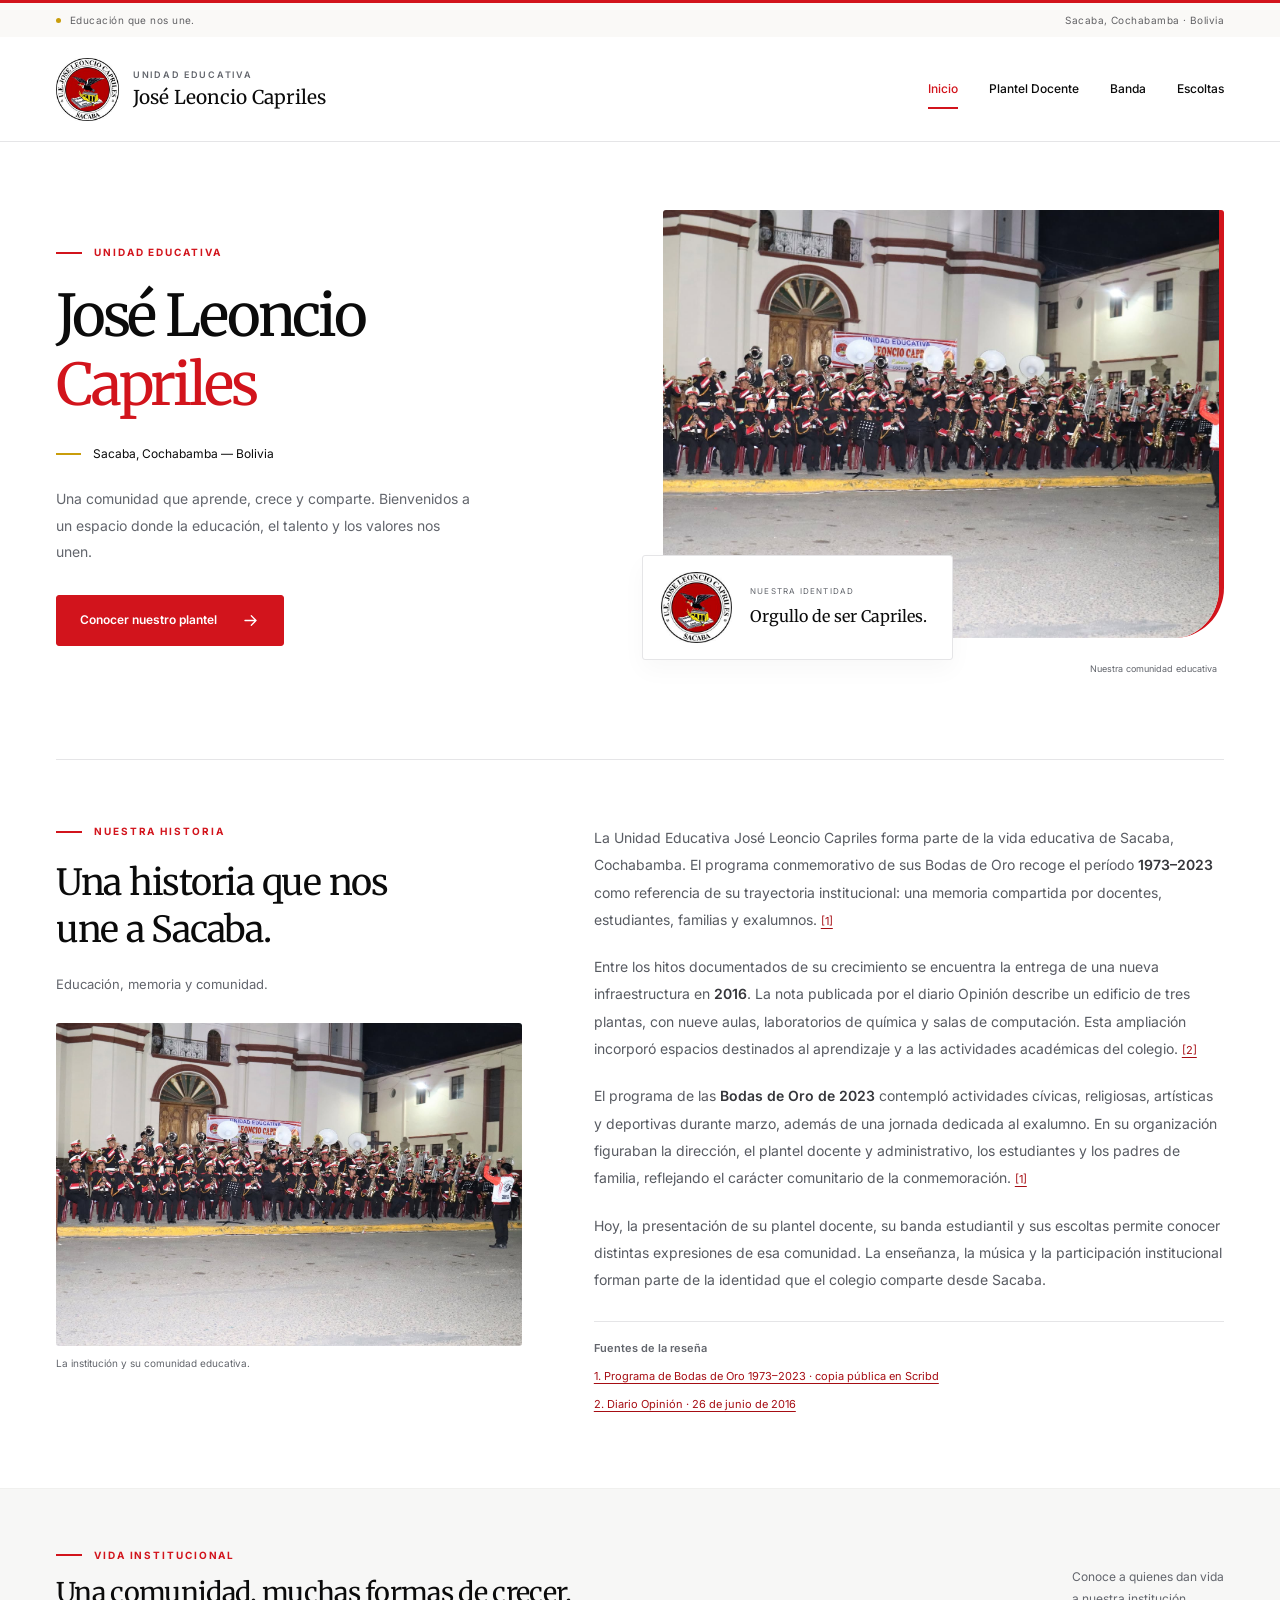
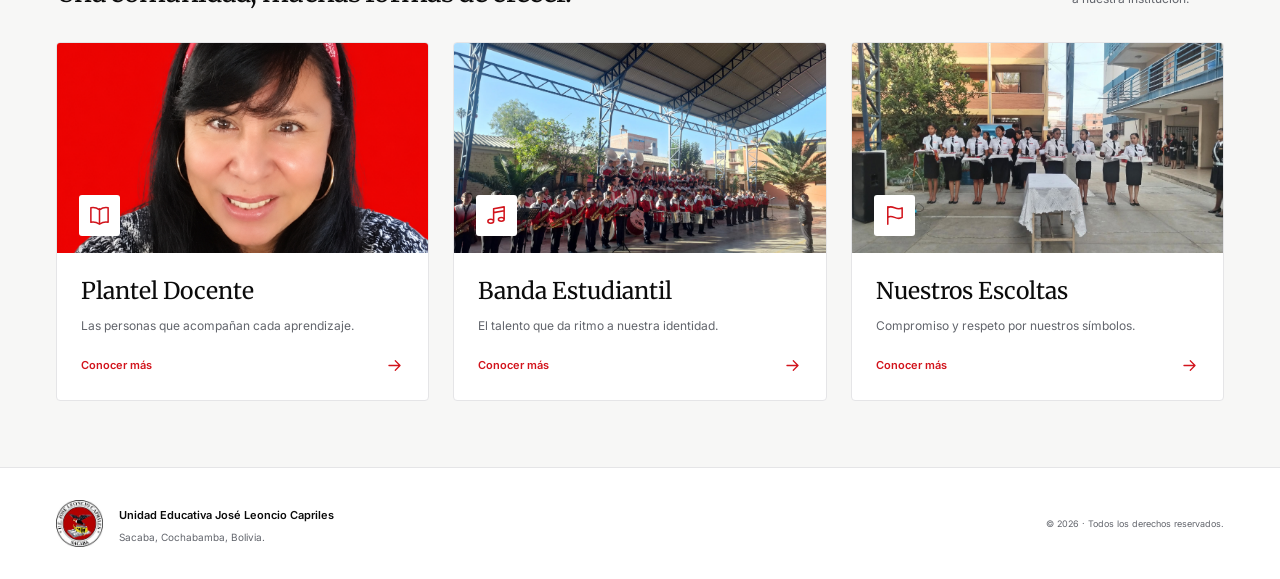
<file: index.html>
<!DOCTYPE html>
<html lang="es-BO"><head><meta charset="UTF-8"><meta name="viewport" content="width=device-width, initial-scale=1"><meta name="theme-color" content="#D2141C"><meta name="description" content="Conoce la Unidad Educativa José Leoncio Capriles de Sacaba, Cochabamba: nuestro plantel docente, banda estudiantil y escoltas."><title>Inicio | U. E. José Leoncio Capriles</title><link rel="icon" href="logos/logo.jpg"><link rel="stylesheet" href="styles.css"><script src="script.js" defer></script></head>
<body data-page="index"><a class="skip-link" href="#contenido">Saltar al contenido</a>
    <div class="topline"><div class="container"><span>Educación que nos une.</span><span>Sacaba, Cochabamba · Bolivia</span></div></div>
    <header class="site-header"><div class="container header-inner">
    <a class="brand" href="index.html" aria-label="Unidad Educativa José Leoncio Capriles — Inicio"><img src="logos/logo.jpg" alt="Escudo de la Unidad Educativa José Leoncio Capriles" class="" width="206" height="206" loading="eager" decoding="async"><span><small>UNIDAD EDUCATIVA</small><strong>José Leoncio Capriles</strong></span></a>
    <button class="menu-toggle" aria-expanded="false" aria-controls="navigation" aria-label="Abrir menú"><span></span><span></span><span></span></button>
    <nav id="navigation" aria-label="Navegación principal"><a href="index.html" aria-current="page">Inicio</a><a href="profesores.html">Plantel Docente</a><a href="banda.html">Banda</a><a href="escoltas.html">Escoltas</a></nav></div></header><main id="contenido"><section class="hero container" aria-labelledby="hero-title"><div class="hero-copy"><p class="eyebrow">UNIDAD EDUCATIVA</p><h1 id="hero-title">José Leoncio<br><span>Capriles</span></h1><p class="hero-location"><span class="gold-rule"></span>Sacaba, Cochabamba — Bolivia</p><p class="hero-description">Una comunidad que aprende, crece y comparte. Bienvenidos a un espacio donde la educación, el talento y los valores nos unen.</p><a class="button" href="profesores.html">Conocer nuestro plantel <svg viewBox="0 0 24 24" fill="none" stroke="currentColor" stroke-width="1.6" stroke-linecap="round" stroke-linejoin="round" aria-hidden="true"><path d="M5 12h14m-6-6 6 6-6 6"/></svg></a></div>
    <div class="hero-visual"><div class="hero-photo"><img src="banda/img3.jpg" alt="Nuestra banda estudiantil reunida en la Unidad Educativa José Leoncio Capriles" class="" width="1600" height="1109" loading="eager" decoding="async"></div><div class="hero-seal"><img src="logos/logo.jpg" alt="Escudo oficial" class="" width="206" height="206" loading="eager" decoding="async"><div><span>NUESTRA IDENTIDAD</span><strong>Orgullo de ser Capriles.</strong></div></div><span class="photo-note">Nuestra comunidad educativa</span></div></section>
    <section class="history-section container" aria-labelledby="history-title">
    <div class="history-heading"><p class="eyebrow">NUESTRA HISTORIA</p><h2 id="history-title">Una historia que nos une a Sacaba.</h2><p class="history-lead">Educación, memoria y comunidad.</p><figure class="history-photo"><img src="banda/img3.jpg" alt="La comunidad estudiantil frente al edificio de la institución" class="" width="1600" height="1109" loading="lazy" decoding="async"><figcaption>La institución y su comunidad educativa.</figcaption></figure></div>
    <div class="history-copy">
    <p>La Unidad Educativa José Leoncio Capriles forma parte de la vida educativa de Sacaba, Cochabamba. El programa conmemorativo de sus Bodas de Oro recoge el período <strong>1973–2023</strong> como referencia de su trayectoria institucional: una memoria compartida por docentes, estudiantes, familias y exalumnos. <a class="source-mark" href="#history-source-1" aria-label="Consultar fuente del programa de Bodas de Oro">[1]</a></p>
    <p>Entre los hitos documentados de su crecimiento se encuentra la entrega de una nueva infraestructura en <strong>2016</strong>. La nota publicada por el diario Opinión describe un edificio de tres plantas, con nueve aulas, laboratorios de química y salas de computación. Esta ampliación incorporó espacios destinados al aprendizaje y a las actividades académicas del colegio. <a class="source-mark" href="#history-source-2" aria-label="Consultar fuente sobre la infraestructura de 2016">[2]</a></p>
    <p>El programa de las <strong>Bodas de Oro de 2023</strong> contempló actividades cívicas, religiosas, artísticas y deportivas durante marzo, además de una jornada dedicada al exalumno. En su organización figuraban la dirección, el plantel docente y administrativo, los estudiantes y los padres de familia, reflejando el carácter comunitario de la conmemoración. <a class="source-mark" href="#history-source-1" aria-label="Consultar fuente de las actividades conmemorativas">[1]</a></p>
    <p>Hoy, la presentación de su plantel docente, su banda estudiantil y sus escoltas permite conocer distintas expresiones de esa comunidad. La enseñanza, la música y la participación institucional forman parte de la identidad que el colegio comparte desde Sacaba.</p>
    <div class="history-sources" aria-label="Fuentes de la reseña histórica"><span>Fuentes de la reseña</span><a id="history-source-1" href="https://es.scribd.com/document/630250100/CRONOGRAMA-BODAS-DE-ORO-1973-2023" target="_blank" rel="noopener noreferrer">1. Programa de Bodas de Oro 1973–2023 · copia pública en Scribd</a><a id="history-source-2" href="https://www.opinion.com.bo/cochabamba/sacaba-entrega-obras-cerca-aniversario/20160626200100553736.html" target="_blank" rel="noopener noreferrer">2. Diario Opinión · 26 de junio de 2016</a></div>
    </div></section>
    <section class="community"><div class="container"><div class="section-heading"><div><p class="eyebrow">VIDA INSTITUCIONAL</p><h2>Una comunidad, muchas formas de crecer.</h2></div><p>Conoce a quienes dan vida<br>a nuestra institución.</p></div><div class="explore-grid"><a class="explore-card" href="profesores.html"><div class="card-photo"><img src="profesores/lenguaje/Edva%20Garisto%20Valencia.png" alt="Prof. Edva Garisto Valencia" class="" width="800" height="600" loading="lazy" decoding="async"><span class="card-icon"><svg viewBox="0 0 24 24" fill="none" stroke="currentColor" stroke-width="1.6" stroke-linecap="round" stroke-linejoin="round" aria-hidden="true"><path d="M12 5v15M3 4c4-1 6 0 9 2 3-2 5-3 9-2v15c-4-1-6 0-9 2-3-2-5-3-9-2Z"/></svg></span></div><div class="card-content"><h3>Plantel Docente</h3><p>Las personas que acompañan cada aprendizaje.</p><span class="text-link">Conocer más <svg viewBox="0 0 24 24" fill="none" stroke="currentColor" stroke-width="1.6" stroke-linecap="round" stroke-linejoin="round" aria-hidden="true"><path d="M5 12h14m-6-6 6 6-6 6"/></svg></span></div></a><a class="explore-card" href="banda.html"><div class="card-photo"><img src="banda/img4.jpg" alt="Banda estudiantil reunida en el patio" class="" width="800" height="600" loading="lazy" decoding="async"><span class="card-icon"><svg viewBox="0 0 24 24" fill="none" stroke="currentColor" stroke-width="1.6" stroke-linecap="round" stroke-linejoin="round" aria-hidden="true"><path d="M9 17V5l11-2v12M9 9l11-2"/><ellipse cx="6" cy="18" rx="3" ry="2"/><ellipse cx="17" cy="16" rx="3" ry="2"/></svg></span></div><div class="card-content"><h3>Banda Estudiantil</h3><p>El talento que da ritmo a nuestra identidad.</p><span class="text-link">Conocer más <svg viewBox="0 0 24 24" fill="none" stroke="currentColor" stroke-width="1.6" stroke-linecap="round" stroke-linejoin="round" aria-hidden="true"><path d="M5 12h14m-6-6 6 6-6 6"/></svg></span></div></a><a class="explore-card" href="escoltas.html"><div class="card-photo"><img src="escoltas/img1.jpg" alt="Escoltas en una actividad institucional" class="" width="800" height="600" loading="lazy" decoding="async"><span class="card-icon"><svg viewBox="0 0 24 24" fill="none" stroke="currentColor" stroke-width="1.6" stroke-linecap="round" stroke-linejoin="round" aria-hidden="true"><path d="M5 21V3m0 1c5-4 9 4 15 0v10c-6 4-10-4-15 0"/></svg></span></div><div class="card-content"><h3>Nuestros Escoltas</h3><p>Compromiso y respeto por nuestros símbolos.</p><span class="text-link">Conocer más <svg viewBox="0 0 24 24" fill="none" stroke="currentColor" stroke-width="1.6" stroke-linecap="round" stroke-linejoin="round" aria-hidden="true"><path d="M5 12h14m-6-6 6 6-6 6"/></svg></span></div></a></div></div></section></main><footer class="site-footer"><div class="container footer-inner"><div class="footer-brand"><img src="logos/logo.jpg" alt="Escudo institucional" class="" width="206" height="206" loading="lazy" decoding="async"><div><strong>Unidad Educativa José Leoncio Capriles</strong><p>Sacaba, Cochabamba, Bolivia.</p></div></div><p class="copyright">© <span data-year>2026</span> · Todos los derechos reservados.</p></div></footer></body></html>
</file>
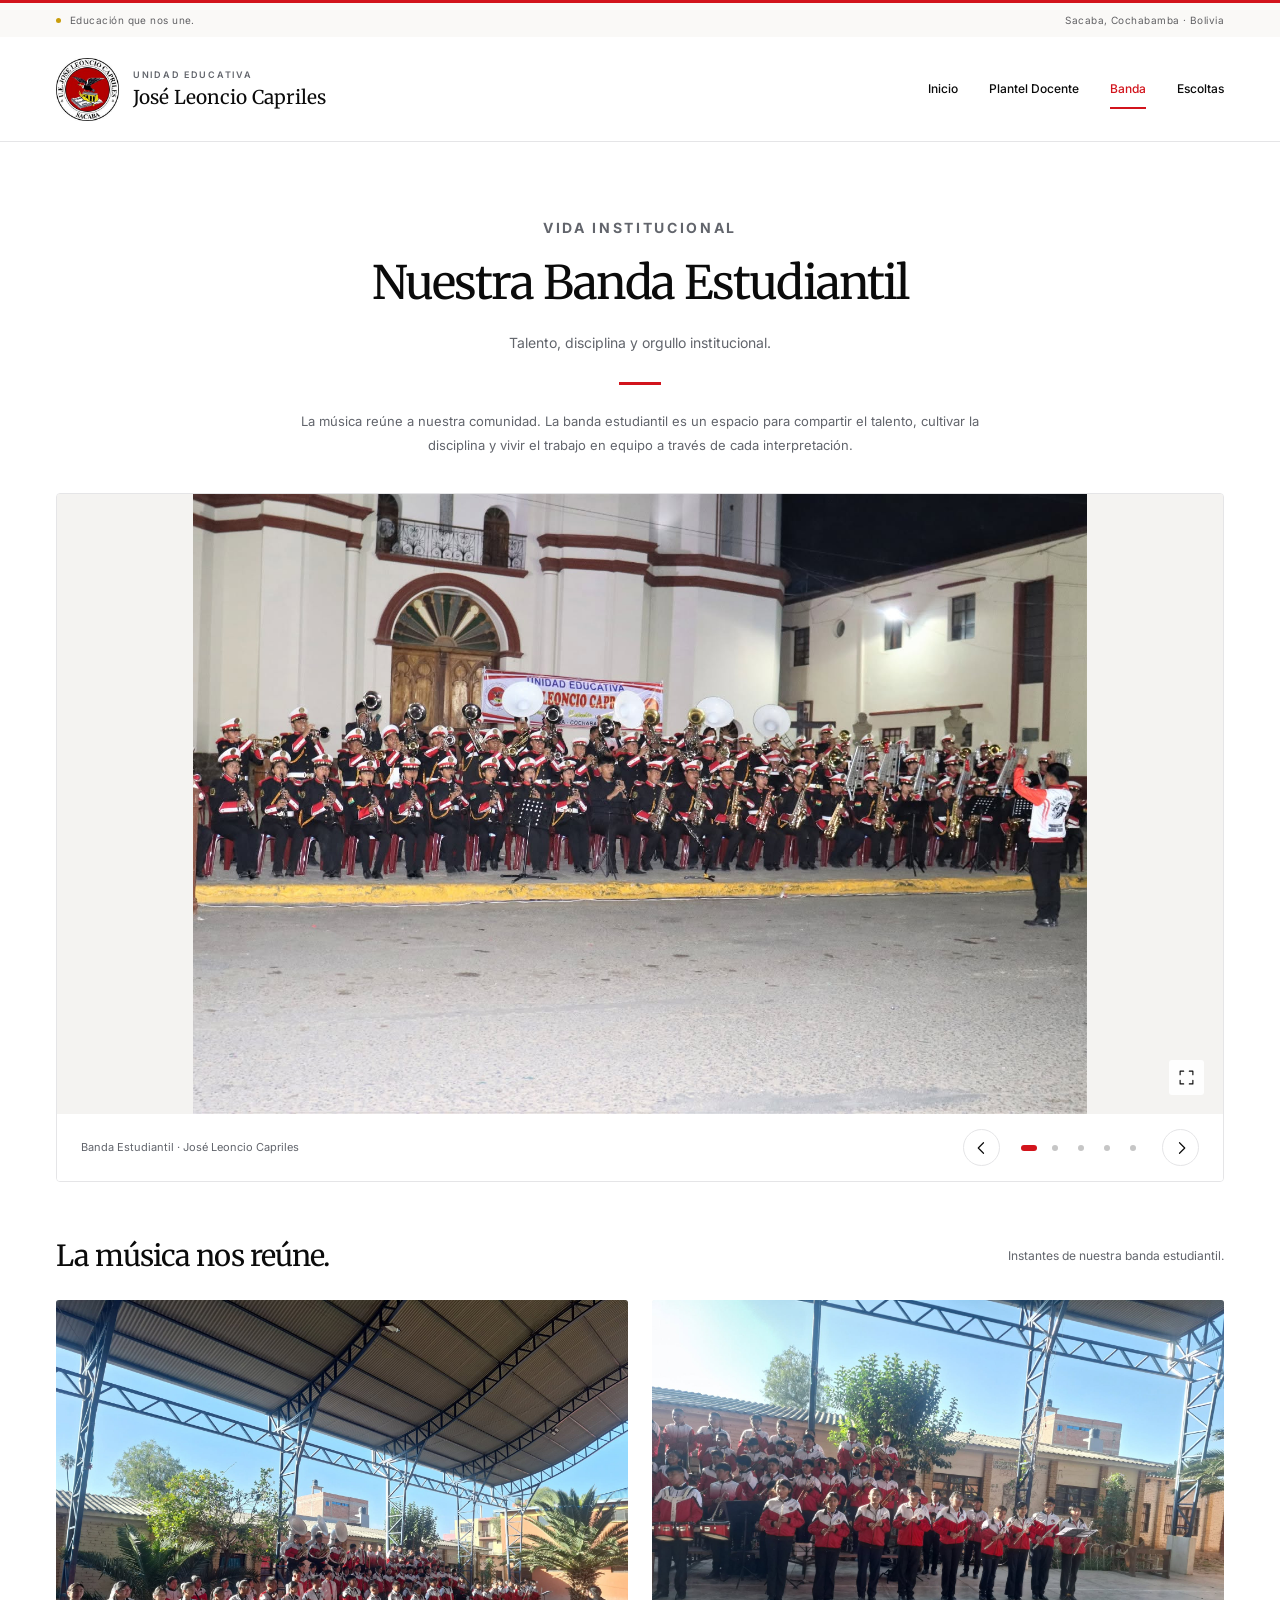
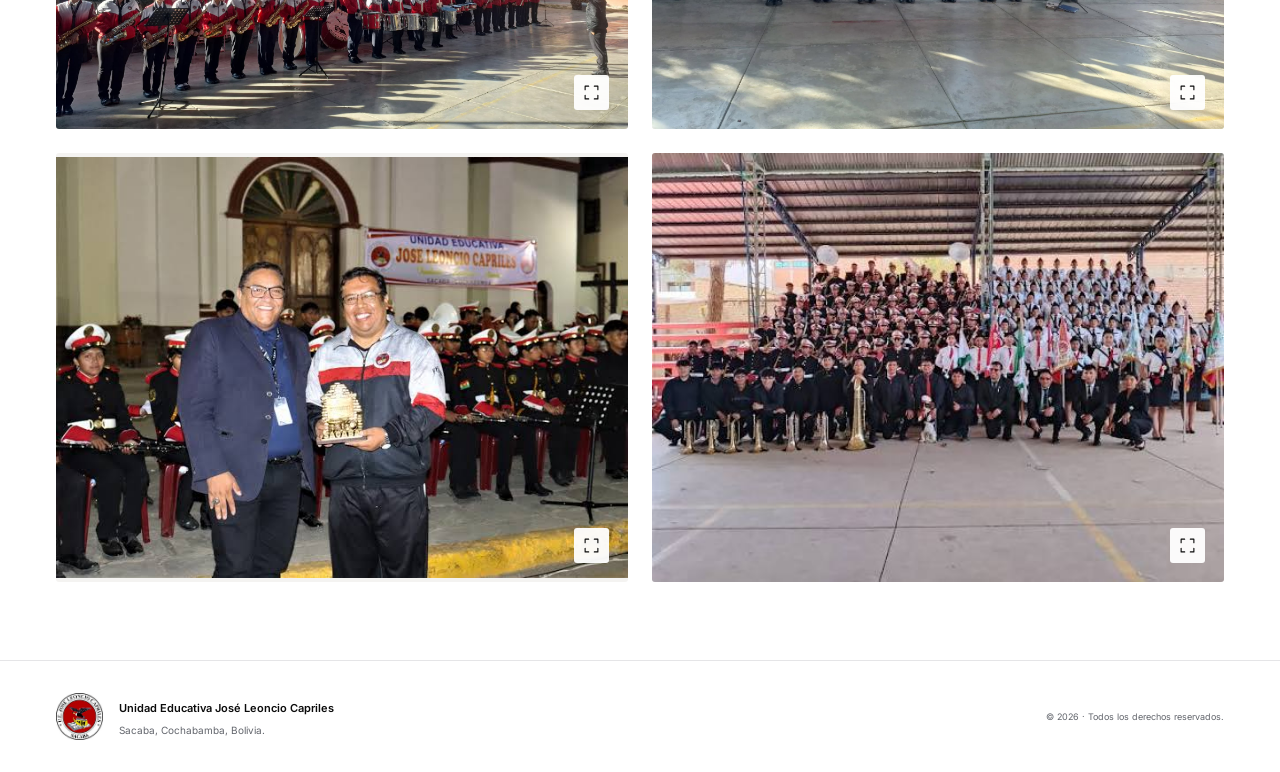
<file: banda.html>
<!DOCTYPE html>
<html lang="es-BO"><head><meta charset="UTF-8"><meta name="viewport" content="width=device-width, initial-scale=1"><meta name="theme-color" content="#D2141C"><meta name="description" content="Talento, disciplina y orgullo institucional. Fotografías de nuestra banda estudiantil."><title>Banda Estudiantil | U. E. José Leoncio Capriles</title><link rel="icon" href="logos/logo.jpg"><link rel="stylesheet" href="styles.css"><script src="script.js" defer></script></head>
<body data-page="banda"><a class="skip-link" href="#contenido">Saltar al contenido</a>
    <div class="topline"><div class="container"><span>Educación que nos une.</span><span>Sacaba, Cochabamba · Bolivia</span></div></div>
    <header class="site-header"><div class="container header-inner">
    <a class="brand" href="index.html" aria-label="Unidad Educativa José Leoncio Capriles — Inicio"><img src="logos/logo.jpg" alt="Escudo de la Unidad Educativa José Leoncio Capriles" class="" width="206" height="206" loading="eager" decoding="async"><span><small>UNIDAD EDUCATIVA</small><strong>José Leoncio Capriles</strong></span></a>
    <button class="menu-toggle" aria-expanded="false" aria-controls="navigation" aria-label="Abrir menú"><span></span><span></span><span></span></button>
    <nav id="navigation" aria-label="Navegación principal"><a href="index.html">Inicio</a><a href="profesores.html">Plantel Docente</a><a href="banda.html" aria-current="page">Banda</a><a href="escoltas.html">Escoltas</a></nav></div></header><main id="contenido"><section class="page-intro container gallery-intro"><p class="eyebrow">VIDA INSTITUCIONAL</p><h1>Nuestra Banda Estudiantil</h1><p>Talento, disciplina y orgullo institucional.</p><div class="intro-rule"></div></section><div class="container gallery-content"><p class="gallery-description">La música reúne a nuestra comunidad. La banda estudiantil es un espacio para compartir el talento, cultivar la disciplina y vivir el trabajo en equipo a través de cada interpretación.</p><section class="carousel" aria-label="Fotografías de la banda estudiantil" aria-roledescription="carrusel"><div class="slides"><div class="slide"><button class="gallery-photo slide-photo" data-full="banda/img3.jpg" aria-label="Ampliar: Integrantes de la banda estudiantil reunidos frente al edificio de la institución"><img src="banda/img3.jpg" alt="Integrantes de la banda estudiantil reunidos frente al edificio de la institución" class="" width="1600" height="1109" loading="eager" decoding="async"><span class="expand-icon"><svg viewBox="0 0 24 24" fill="none" stroke="currentColor" stroke-width="1.6" stroke-linecap="round" stroke-linejoin="round" aria-hidden="true"><path d="M8 3H3v5m13-5h5v5M3 16v5h5m13-5v5h-5"/></svg></span></button></div><div class="slide" hidden><button class="gallery-photo slide-photo" data-full="banda/img4.jpg" aria-label="Ampliar: Banda estudiantil en el patio cubierto de la institución"><img src="banda/img4.jpg" alt="Banda estudiantil en el patio cubierto de la institución" class="" width="2048" height="1536" loading="lazy" decoding="async"><span class="expand-icon"><svg viewBox="0 0 24 24" fill="none" stroke="currentColor" stroke-width="1.6" stroke-linecap="round" stroke-linejoin="round" aria-hidden="true"><path d="M8 3H3v5m13-5h5v5M3 16v5h5m13-5v5h-5"/></svg></span></button></div><div class="slide" hidden><button class="gallery-photo slide-photo" data-full="banda/img5.jpg" aria-label="Ampliar: Integrantes de la banda con sus instrumentos en el patio"><img src="banda/img5.jpg" alt="Integrantes de la banda con sus instrumentos en el patio" class="" width="2048" height="1536" loading="lazy" decoding="async"><span class="expand-icon"><svg viewBox="0 0 24 24" fill="none" stroke="currentColor" stroke-width="1.6" stroke-linecap="round" stroke-linejoin="round" aria-hidden="true"><path d="M8 3H3v5m13-5h5v5M3 16v5h5m13-5v5h-5"/></svg></span></button></div><div class="slide" hidden><button class="gallery-photo slide-photo" data-full="banda/img1.jfif" aria-label="Ampliar: Participantes junto a la banda durante una actividad institucional"><img src="banda/img1.jfif" alt="Participantes junto a la banda durante una actividad institucional" class="" width="646" height="475" loading="lazy" decoding="async"><span class="expand-icon"><svg viewBox="0 0 24 24" fill="none" stroke="currentColor" stroke-width="1.6" stroke-linecap="round" stroke-linejoin="round" aria-hidden="true"><path d="M8 3H3v5m13-5h5v5M3 16v5h5m13-5v5h-5"/></svg></span></button></div><div class="slide" hidden><button class="gallery-photo slide-photo" data-full="banda/img2.jfif" aria-label="Ampliar: Banda estudiantil reunida en el espacio deportivo cubierto"><img src="banda/img2.jfif" alt="Banda estudiantil reunida en el espacio deportivo cubierto" class="" width="516" height="387" loading="lazy" decoding="async"><span class="expand-icon"><svg viewBox="0 0 24 24" fill="none" stroke="currentColor" stroke-width="1.6" stroke-linecap="round" stroke-linejoin="round" aria-hidden="true"><path d="M8 3H3v5m13-5h5v5M3 16v5h5m13-5v5h-5"/></svg></span></button></div></div><div class="carousel-bar"><span>Banda Estudiantil · José Leoncio Capriles</span><div class="carousel-controls"><button class="icon-button" data-direction="-1" aria-label="Fotografía anterior"><svg viewBox="0 0 24 24" fill="none" stroke="currentColor" stroke-width="1.6" stroke-linecap="round" stroke-linejoin="round" aria-hidden="true"><path d="m14 5-7 7 7 7"/></svg></button><div class="carousel-dots"><button class="carousel-dot active" aria-label="Mostrar vista 1 de la banda" aria-pressed="true" data-slide="0"></button><button class="carousel-dot" aria-label="Mostrar vista 2 de la banda" aria-pressed="false" data-slide="1"></button><button class="carousel-dot" aria-label="Mostrar vista 3 de la banda" aria-pressed="false" data-slide="2"></button><button class="carousel-dot" aria-label="Mostrar vista 4 de la banda" aria-pressed="false" data-slide="3"></button><button class="carousel-dot" aria-label="Mostrar vista 5 de la banda" aria-pressed="false" data-slide="4"></button></div><button class="icon-button" data-direction="1" aria-label="Fotografía siguiente"><svg viewBox="0 0 24 24" fill="none" stroke="currentColor" stroke-width="1.6" stroke-linecap="round" stroke-linejoin="round" aria-hidden="true"><path d="m10 5 7 7-7 7"/></svg></button></div></div><span class="sr-only" id="carousel-status" role="status" aria-live="polite"></span></section>
        <section class="gallery-section" aria-labelledby="gallery-title"><div class="gallery-heading"><h2 id="gallery-title">La música nos reúne.</h2><p>Instantes de nuestra banda estudiantil.</p></div><div class="photo-grid band-grid"><button class="gallery-photo " data-full="banda/img4.jpg" aria-label="Ampliar: Banda estudiantil en el patio cubierto de la institución"><img src="banda/img4.jpg" alt="Banda estudiantil en el patio cubierto de la institución" class="" width="2048" height="1536" loading="lazy" decoding="async"><span class="expand-icon"><svg viewBox="0 0 24 24" fill="none" stroke="currentColor" stroke-width="1.6" stroke-linecap="round" stroke-linejoin="round" aria-hidden="true"><path d="M8 3H3v5m13-5h5v5M3 16v5h5m13-5v5h-5"/></svg></span></button><button class="gallery-photo " data-full="banda/img5.jpg" aria-label="Ampliar: Integrantes de la banda con sus instrumentos en el patio"><img src="banda/img5.jpg" alt="Integrantes de la banda con sus instrumentos en el patio" class="" width="2048" height="1536" loading="lazy" decoding="async"><span class="expand-icon"><svg viewBox="0 0 24 24" fill="none" stroke="currentColor" stroke-width="1.6" stroke-linecap="round" stroke-linejoin="round" aria-hidden="true"><path d="M8 3H3v5m13-5h5v5M3 16v5h5m13-5v5h-5"/></svg></span></button><button class="gallery-photo " data-full="banda/img1.jfif" aria-label="Ampliar: Participantes junto a la banda durante una actividad institucional"><img src="banda/img1.jfif" alt="Participantes junto a la banda durante una actividad institucional" class="" width="646" height="475" loading="lazy" decoding="async"><span class="expand-icon"><svg viewBox="0 0 24 24" fill="none" stroke="currentColor" stroke-width="1.6" stroke-linecap="round" stroke-linejoin="round" aria-hidden="true"><path d="M8 3H3v5m13-5h5v5M3 16v5h5m13-5v5h-5"/></svg></span></button><button class="gallery-photo " data-full="banda/img2.jfif" aria-label="Ampliar: Banda estudiantil reunida en el espacio deportivo cubierto"><img src="banda/img2.jfif" alt="Banda estudiantil reunida en el espacio deportivo cubierto" class="" width="516" height="387" loading="lazy" decoding="async"><span class="expand-icon"><svg viewBox="0 0 24 24" fill="none" stroke="currentColor" stroke-width="1.6" stroke-linecap="round" stroke-linejoin="round" aria-hidden="true"><path d="M8 3H3v5m13-5h5v5M3 16v5h5m13-5v5h-5"/></svg></span></button></div></section></div><dialog class="lightbox" aria-label="Fotografía ampliada"><button class="lightbox-close icon-button" aria-label="Cerrar visor"><svg viewBox="0 0 24 24" fill="none" stroke="currentColor" stroke-width="1.6" stroke-linecap="round" stroke-linejoin="round" aria-hidden="true"><path d="m6 6 12 12M6 18 18 6"/></svg></button><button class="lightbox-prev icon-button" aria-label="Fotografía anterior"><svg viewBox="0 0 24 24" fill="none" stroke="currentColor" stroke-width="1.6" stroke-linecap="round" stroke-linejoin="round" aria-hidden="true"><path d="m14 5-7 7 7 7"/></svg></button><img class="lightbox-image" alt=""><button class="lightbox-next icon-button" aria-label="Fotografía siguiente"><svg viewBox="0 0 24 24" fill="none" stroke="currentColor" stroke-width="1.6" stroke-linecap="round" stroke-linejoin="round" aria-hidden="true"><path d="m10 5 7 7-7 7"/></svg></button><p class="sr-only" id="lightbox-status" role="status"></p></dialog></main><footer class="site-footer"><div class="container footer-inner"><div class="footer-brand"><img src="logos/logo.jpg" alt="Escudo institucional" class="" width="206" height="206" loading="lazy" decoding="async"><div><strong>Unidad Educativa José Leoncio Capriles</strong><p>Sacaba, Cochabamba, Bolivia.</p></div></div><p class="copyright">© <span data-year>2026</span> · Todos los derechos reservados.</p></div></footer></body></html>
</file>
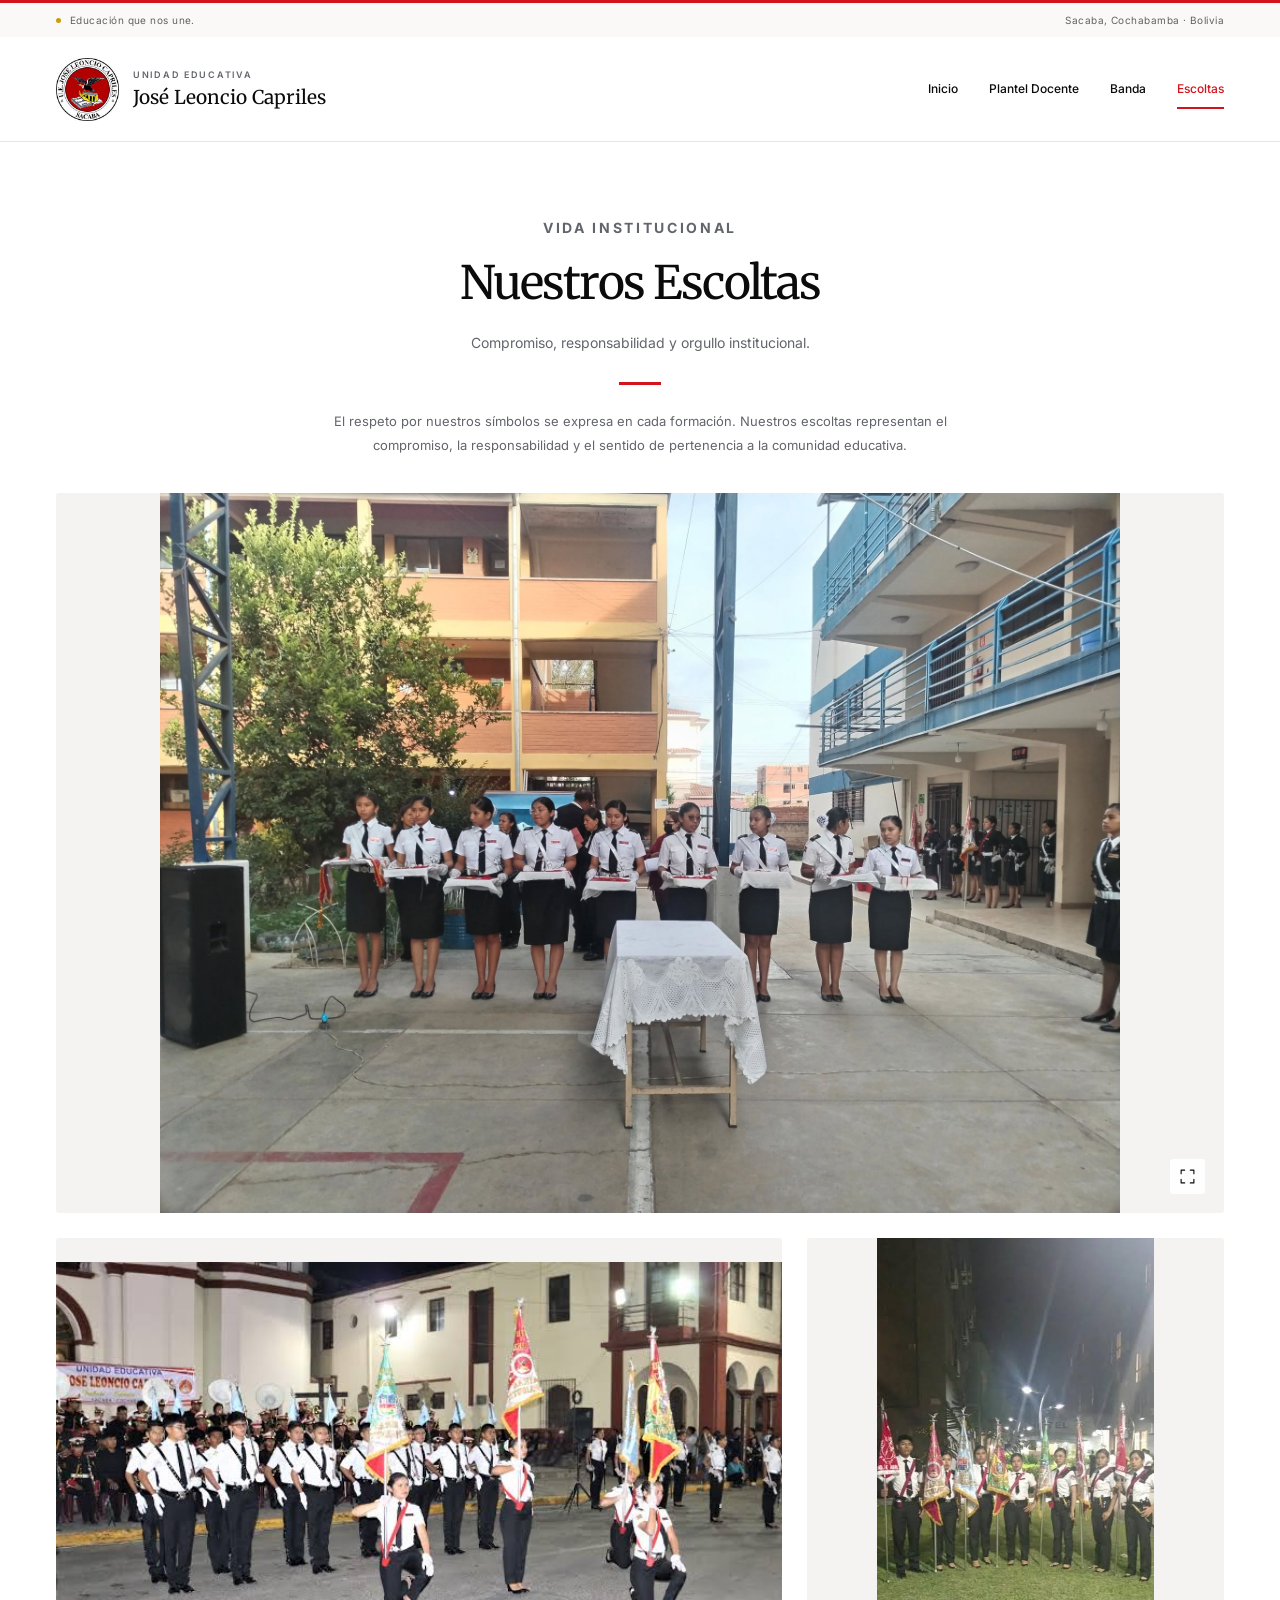
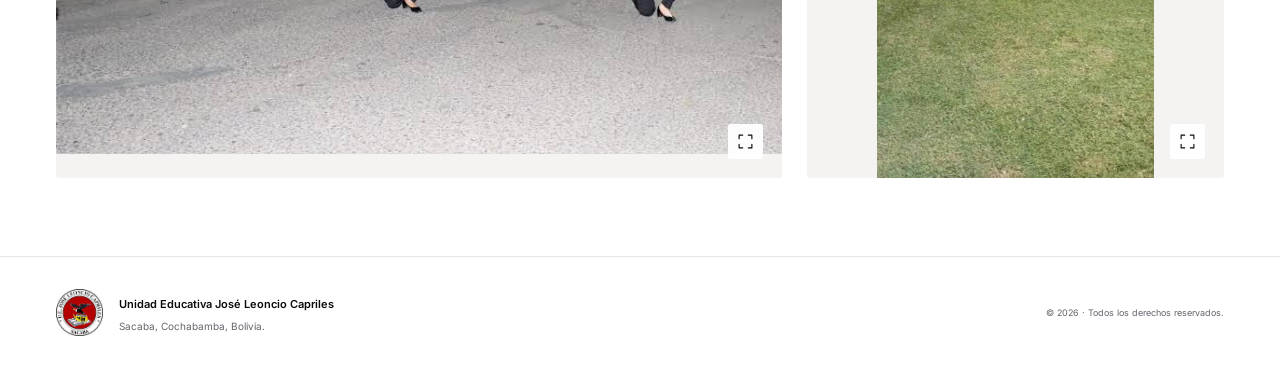
<file: escoltas.html>
<!DOCTYPE html>
<html lang="es-BO"><head><meta charset="UTF-8"><meta name="viewport" content="width=device-width, initial-scale=1"><meta name="theme-color" content="#D2141C"><meta name="description" content="Compromiso, responsabilidad y orgullo institucional. Galería de nuestros escoltas."><title>Nuestros Escoltas | U. E. José Leoncio Capriles</title><link rel="icon" href="logos/logo.jpg"><link rel="stylesheet" href="styles.css"><script src="script.js" defer></script></head>
<body data-page="escoltas"><a class="skip-link" href="#contenido">Saltar al contenido</a>
    <div class="topline"><div class="container"><span>Educación que nos une.</span><span>Sacaba, Cochabamba · Bolivia</span></div></div>
    <header class="site-header"><div class="container header-inner">
    <a class="brand" href="index.html" aria-label="Unidad Educativa José Leoncio Capriles — Inicio"><img src="logos/logo.jpg" alt="Escudo de la Unidad Educativa José Leoncio Capriles" class="" width="206" height="206" loading="eager" decoding="async"><span><small>UNIDAD EDUCATIVA</small><strong>José Leoncio Capriles</strong></span></a>
    <button class="menu-toggle" aria-expanded="false" aria-controls="navigation" aria-label="Abrir menú"><span></span><span></span><span></span></button>
    <nav id="navigation" aria-label="Navegación principal"><a href="index.html">Inicio</a><a href="profesores.html">Plantel Docente</a><a href="banda.html">Banda</a><a href="escoltas.html" aria-current="page">Escoltas</a></nav></div></header><main id="contenido"><section class="page-intro container gallery-intro"><p class="eyebrow">VIDA INSTITUCIONAL</p><h1>Nuestros Escoltas</h1><p>Compromiso, responsabilidad y orgullo institucional.</p><div class="intro-rule"></div></section><div class="container gallery-content"><p class="gallery-description">El respeto por nuestros símbolos se expresa en cada formación. Nuestros escoltas representan el compromiso, la responsabilidad y el sentido de pertenencia a la comunidad educativa.</p><section class="escort-gallery" aria-label="Galería de escoltas"><button class="gallery-photo escort-main" data-full="escoltas/img1.jpg" aria-label="Ampliar: Escoltas en formación en el patio de la institución"><img src="escoltas/img1.jpg" alt="Escoltas en formación en el patio de la institución" class="" width="2048" height="1536" loading="eager" decoding="async"><span class="expand-icon"><svg viewBox="0 0 24 24" fill="none" stroke="currentColor" stroke-width="1.6" stroke-linecap="round" stroke-linejoin="round" aria-hidden="true"><path d="M8 3H3v5m13-5h5v5M3 16v5h5m13-5v5h-5"/></svg></span></button><div class="escort-pair"><button class="gallery-photo " data-full="escoltas/img2.jfif" aria-label="Ampliar: Escoltas participando en una actividad institucional"><img src="escoltas/img2.jfif" alt="Escoltas participando en una actividad institucional" class="" width="673" height="456" loading="lazy" decoding="async"><span class="expand-icon"><svg viewBox="0 0 24 24" fill="none" stroke="currentColor" stroke-width="1.6" stroke-linecap="round" stroke-linejoin="round" aria-hidden="true"><path d="M8 3H3v5m13-5h5v5M3 16v5h5m13-5v5h-5"/></svg></span></button><button class="gallery-photo portrait" data-full="escoltas/img3.jfif" aria-label="Ampliar: Escoltas con banderas durante una actividad al aire libre"><img src="escoltas/img3.jfif" alt="Escoltas con banderas durante una actividad al aire libre" class="" width="396" height="774" loading="lazy" decoding="async"><span class="expand-icon"><svg viewBox="0 0 24 24" fill="none" stroke="currentColor" stroke-width="1.6" stroke-linecap="round" stroke-linejoin="round" aria-hidden="true"><path d="M8 3H3v5m13-5h5v5M3 16v5h5m13-5v5h-5"/></svg></span></button></div></section></div><dialog class="lightbox" aria-label="Fotografía ampliada"><button class="lightbox-close icon-button" aria-label="Cerrar visor"><svg viewBox="0 0 24 24" fill="none" stroke="currentColor" stroke-width="1.6" stroke-linecap="round" stroke-linejoin="round" aria-hidden="true"><path d="m6 6 12 12M6 18 18 6"/></svg></button><button class="lightbox-prev icon-button" aria-label="Fotografía anterior"><svg viewBox="0 0 24 24" fill="none" stroke="currentColor" stroke-width="1.6" stroke-linecap="round" stroke-linejoin="round" aria-hidden="true"><path d="m14 5-7 7 7 7"/></svg></button><img class="lightbox-image" alt=""><button class="lightbox-next icon-button" aria-label="Fotografía siguiente"><svg viewBox="0 0 24 24" fill="none" stroke="currentColor" stroke-width="1.6" stroke-linecap="round" stroke-linejoin="round" aria-hidden="true"><path d="m10 5 7 7-7 7"/></svg></button><p class="sr-only" id="lightbox-status" role="status"></p></dialog></main><footer class="site-footer"><div class="container footer-inner"><div class="footer-brand"><img src="logos/logo.jpg" alt="Escudo institucional" class="" width="206" height="206" loading="lazy" decoding="async"><div><strong>Unidad Educativa José Leoncio Capriles</strong><p>Sacaba, Cochabamba, Bolivia.</p></div></div><p class="copyright">© <span data-year>2026</span> · Todos los derechos reservados.</p></div></footer></body></html>
</file>
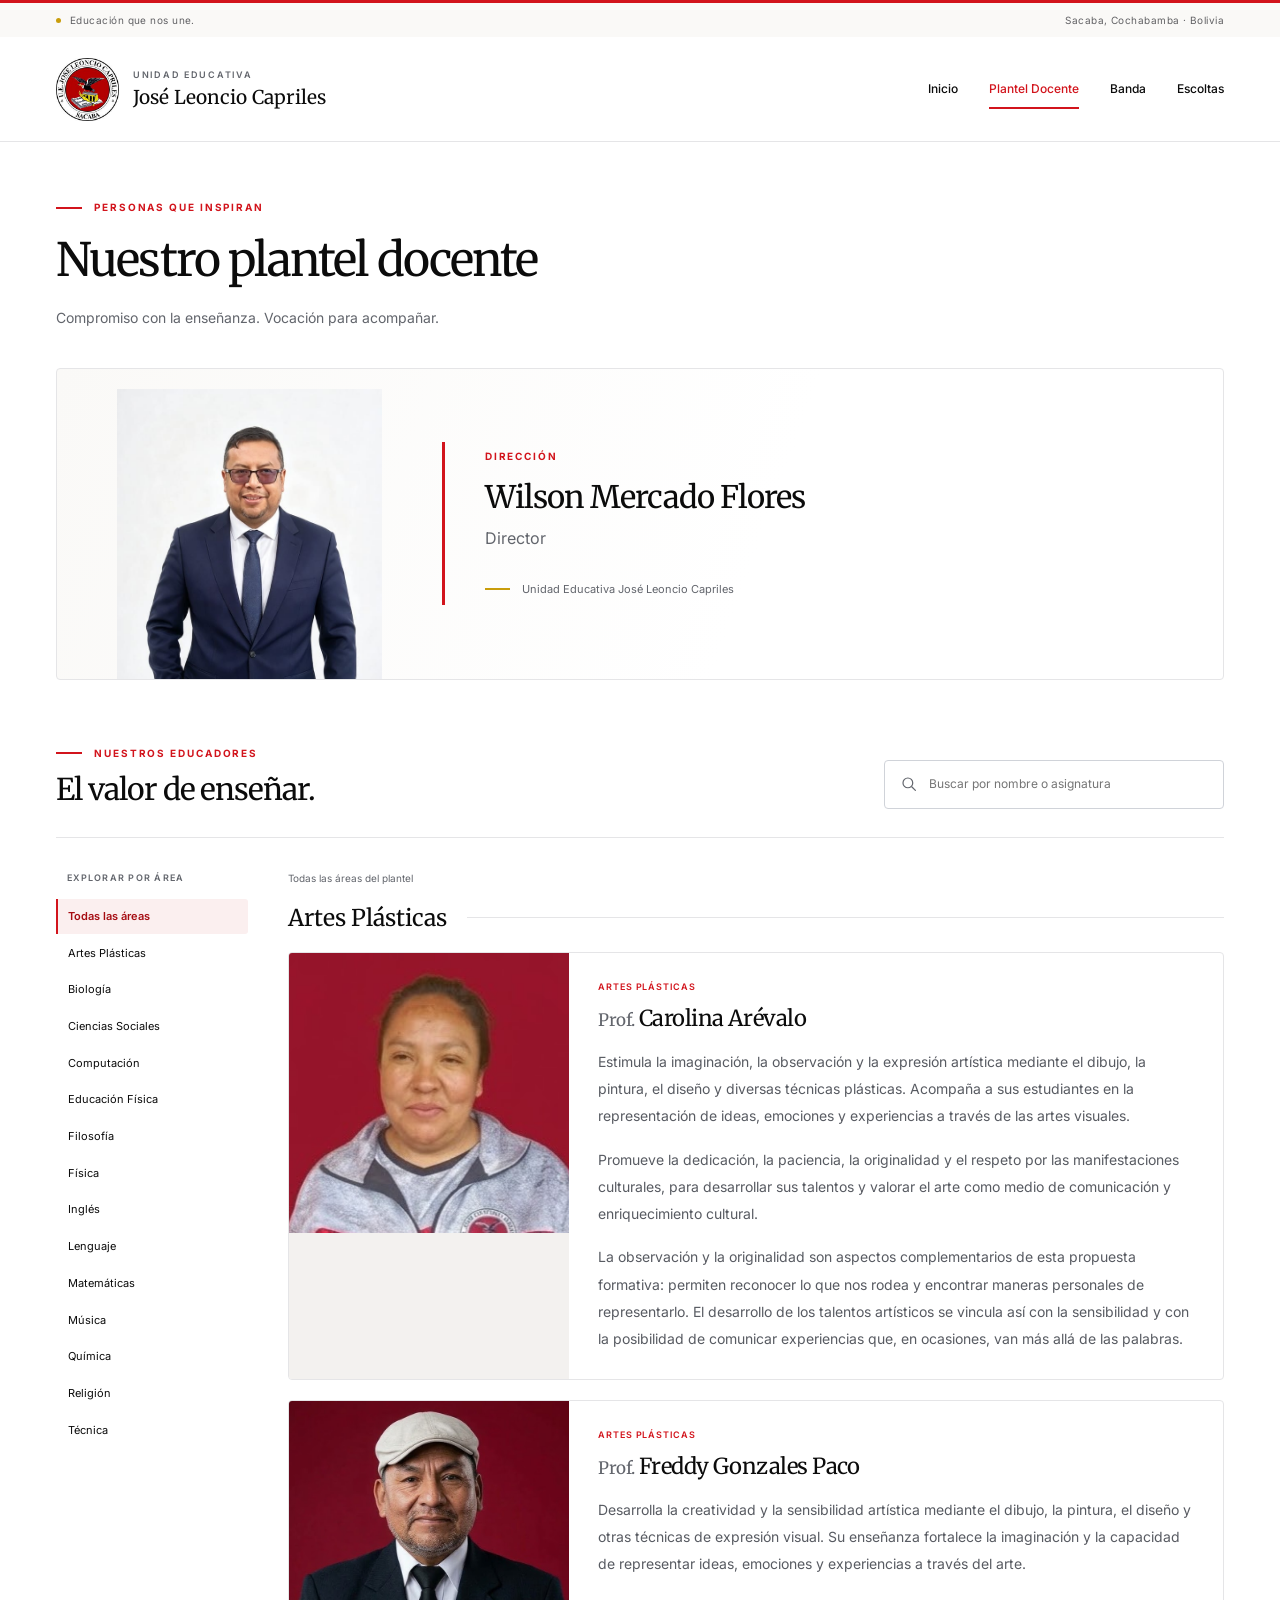
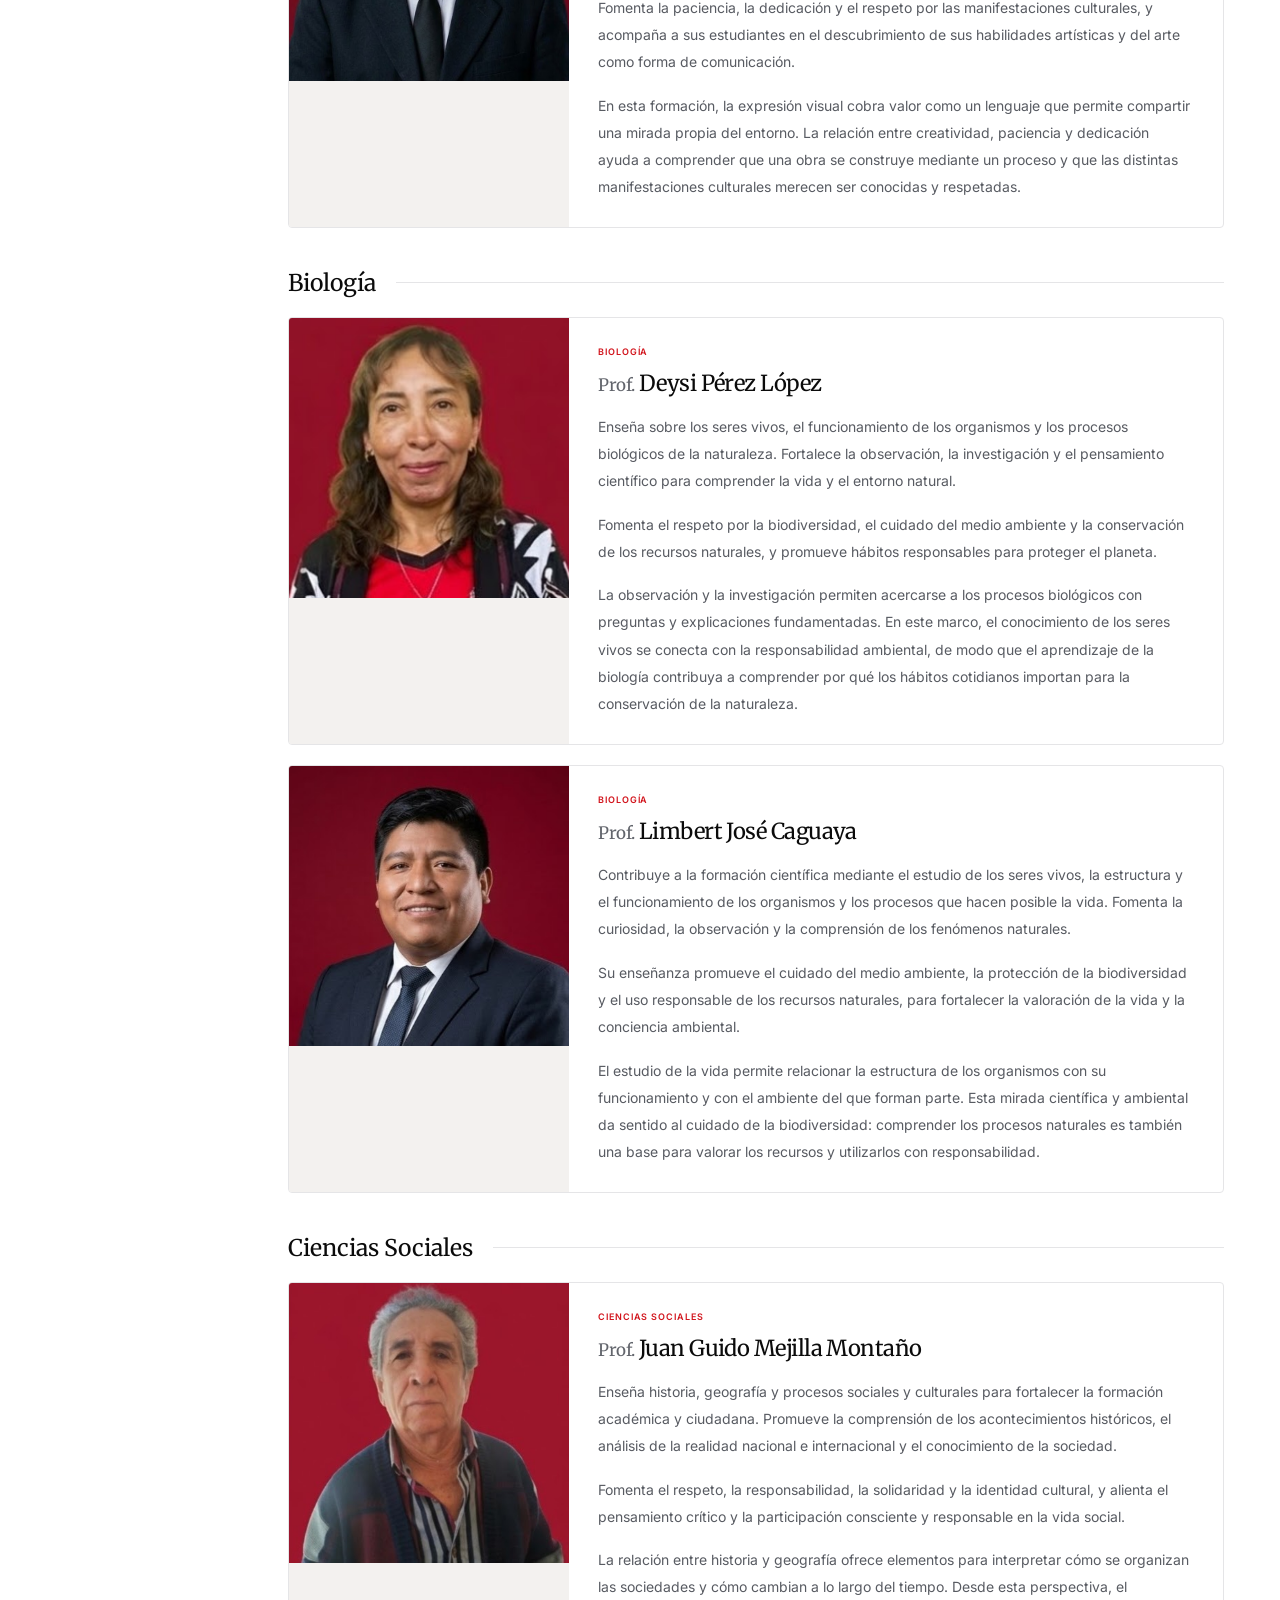
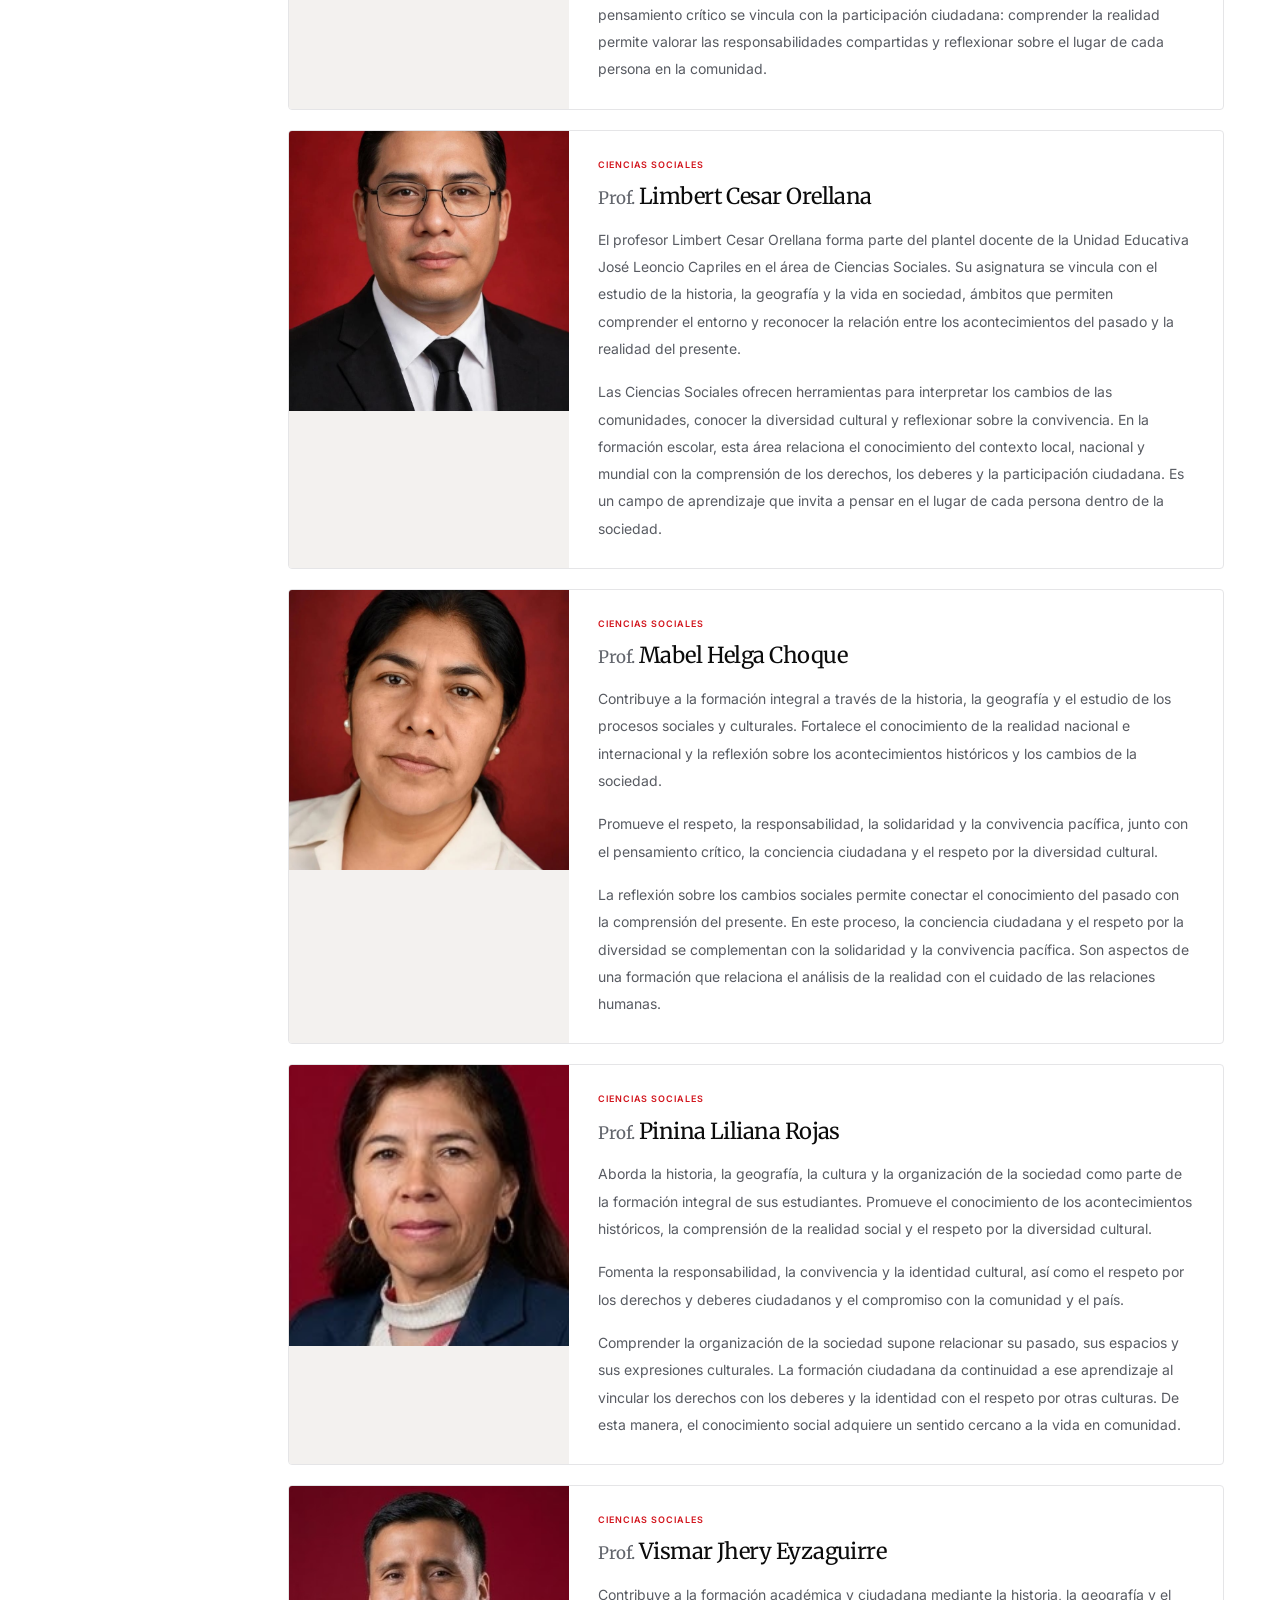
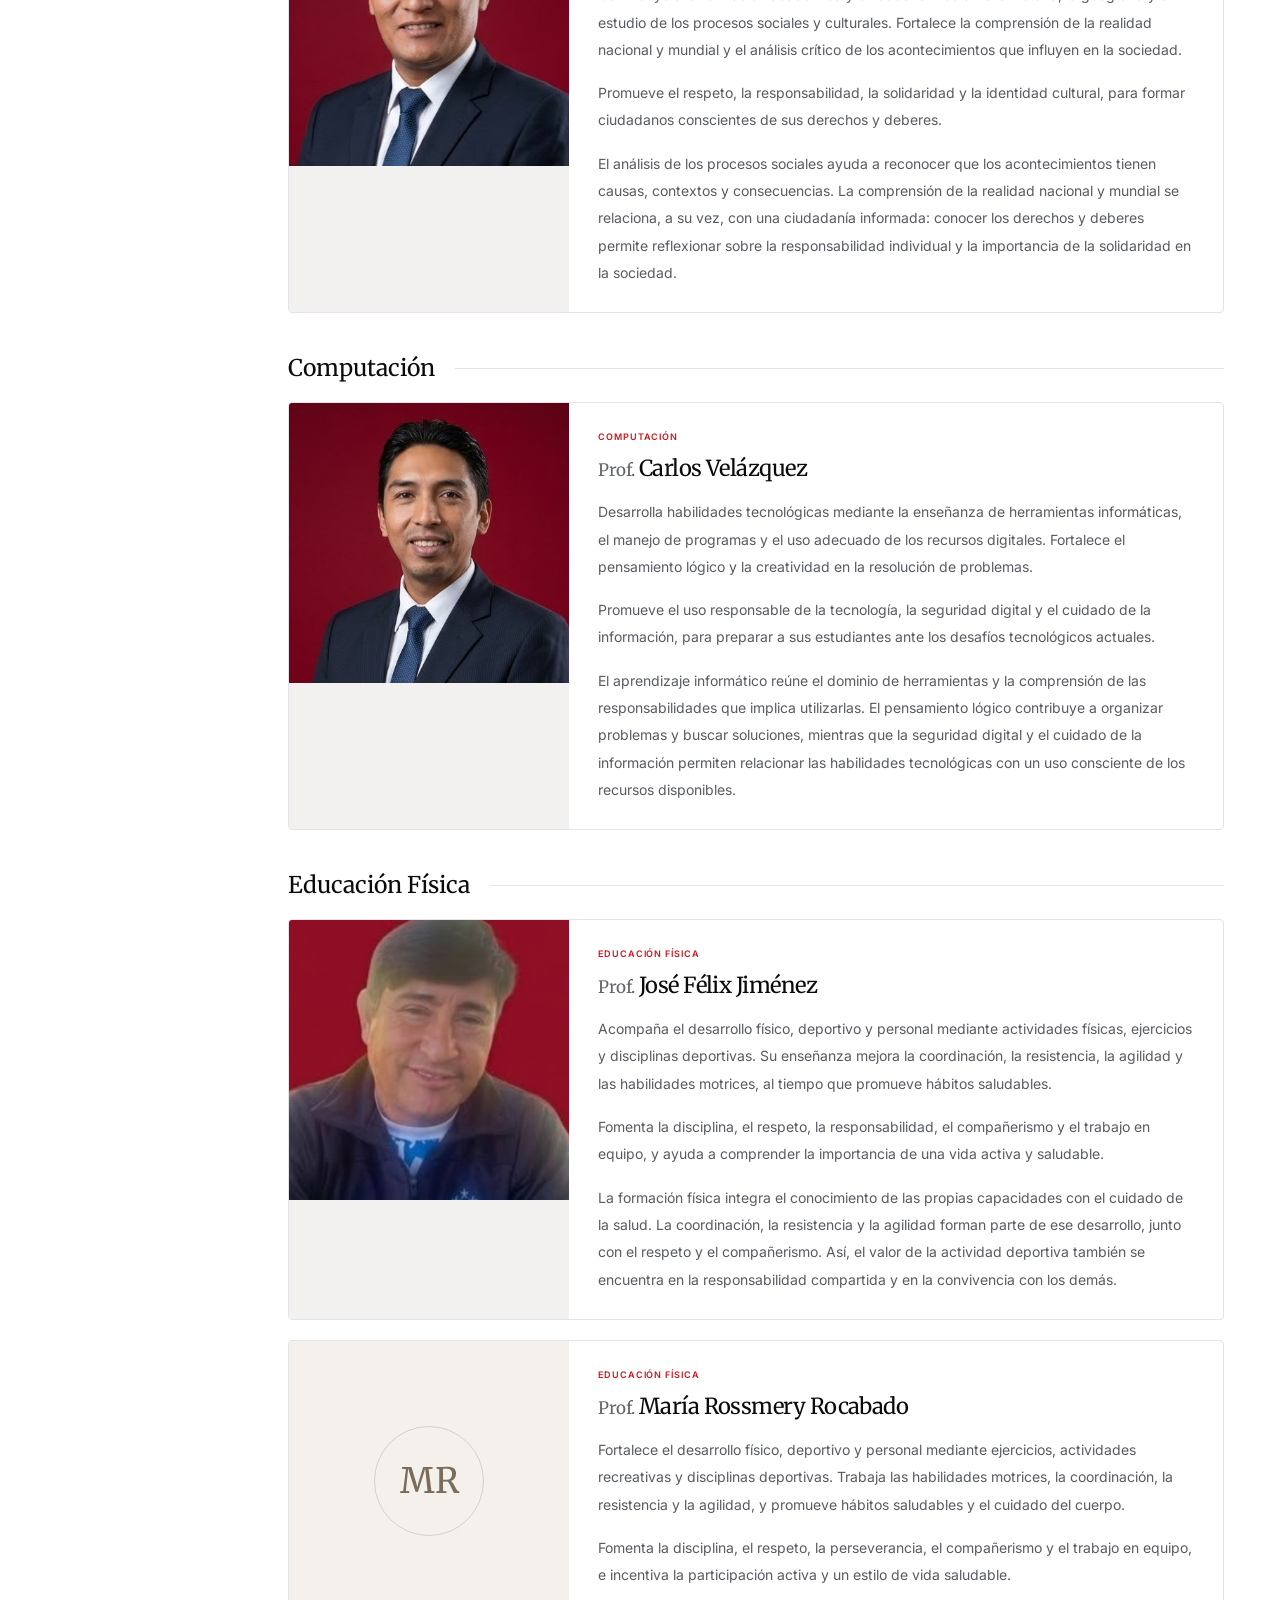
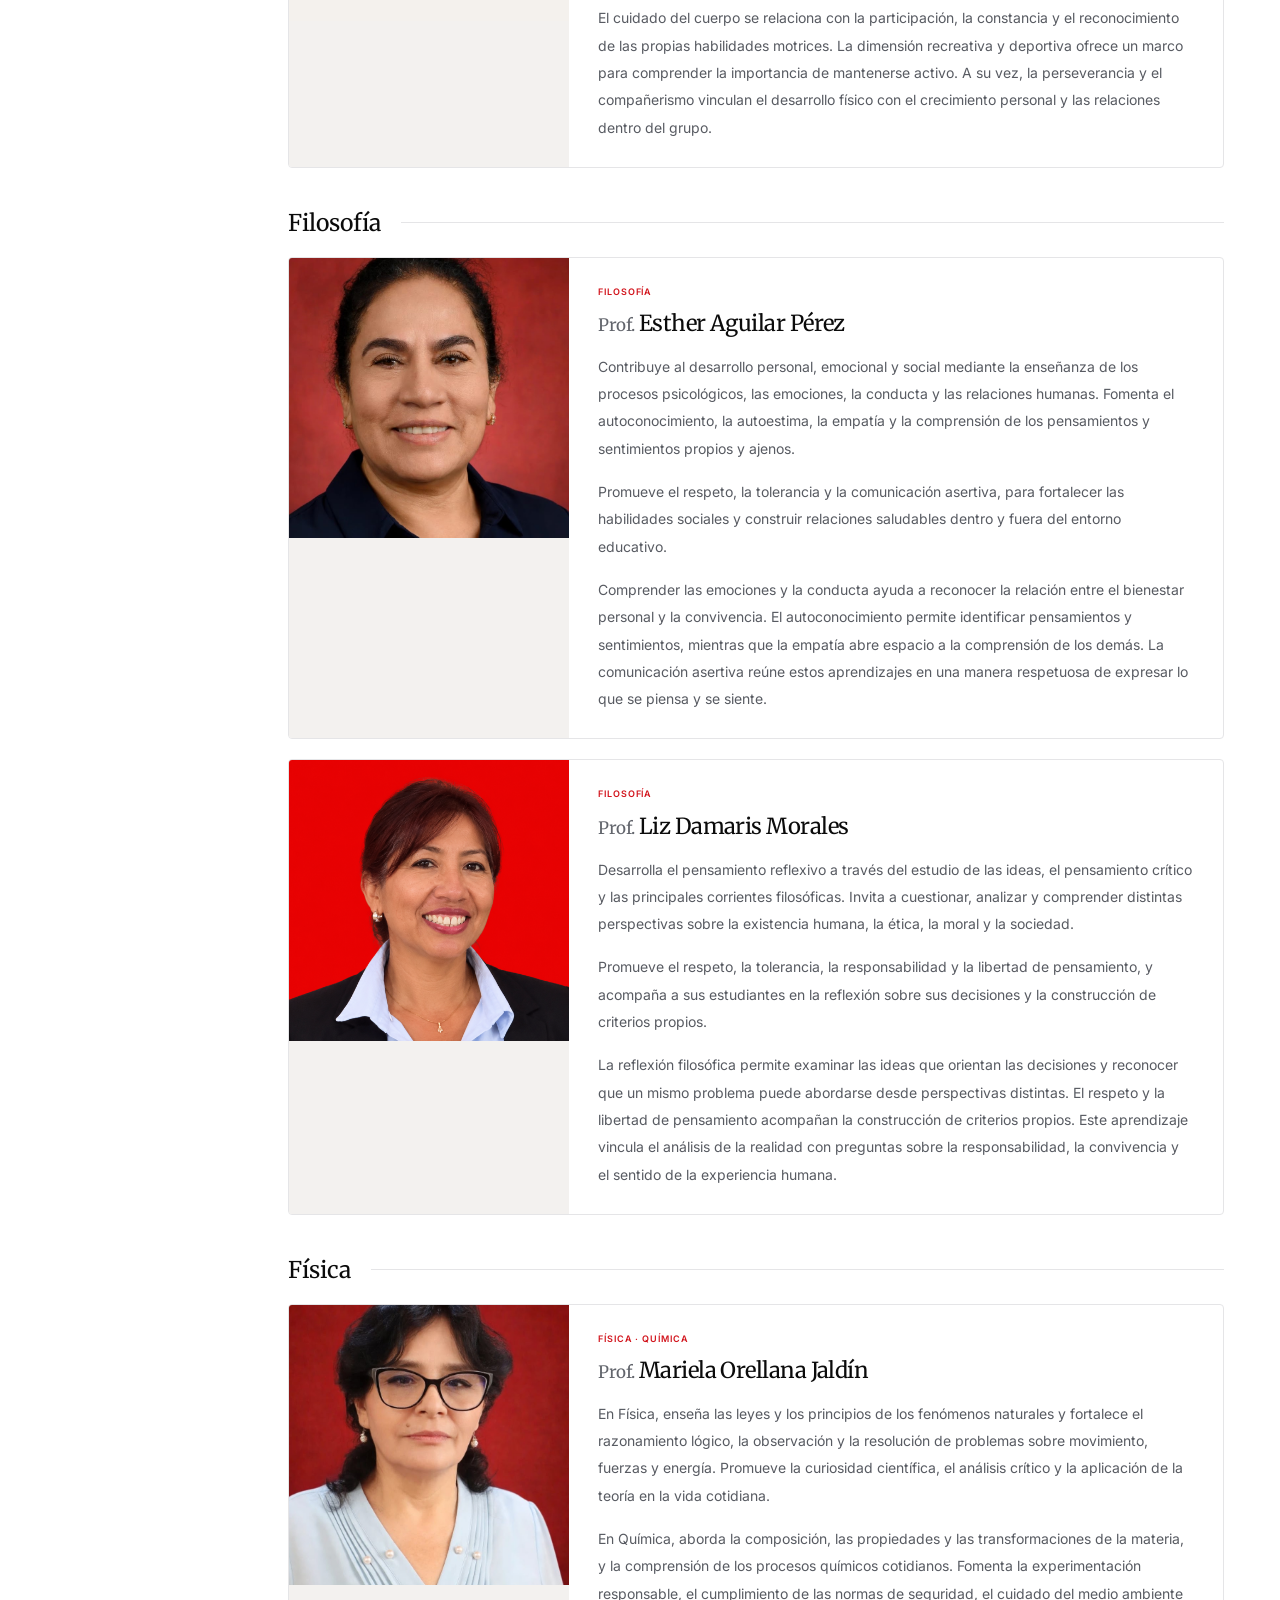
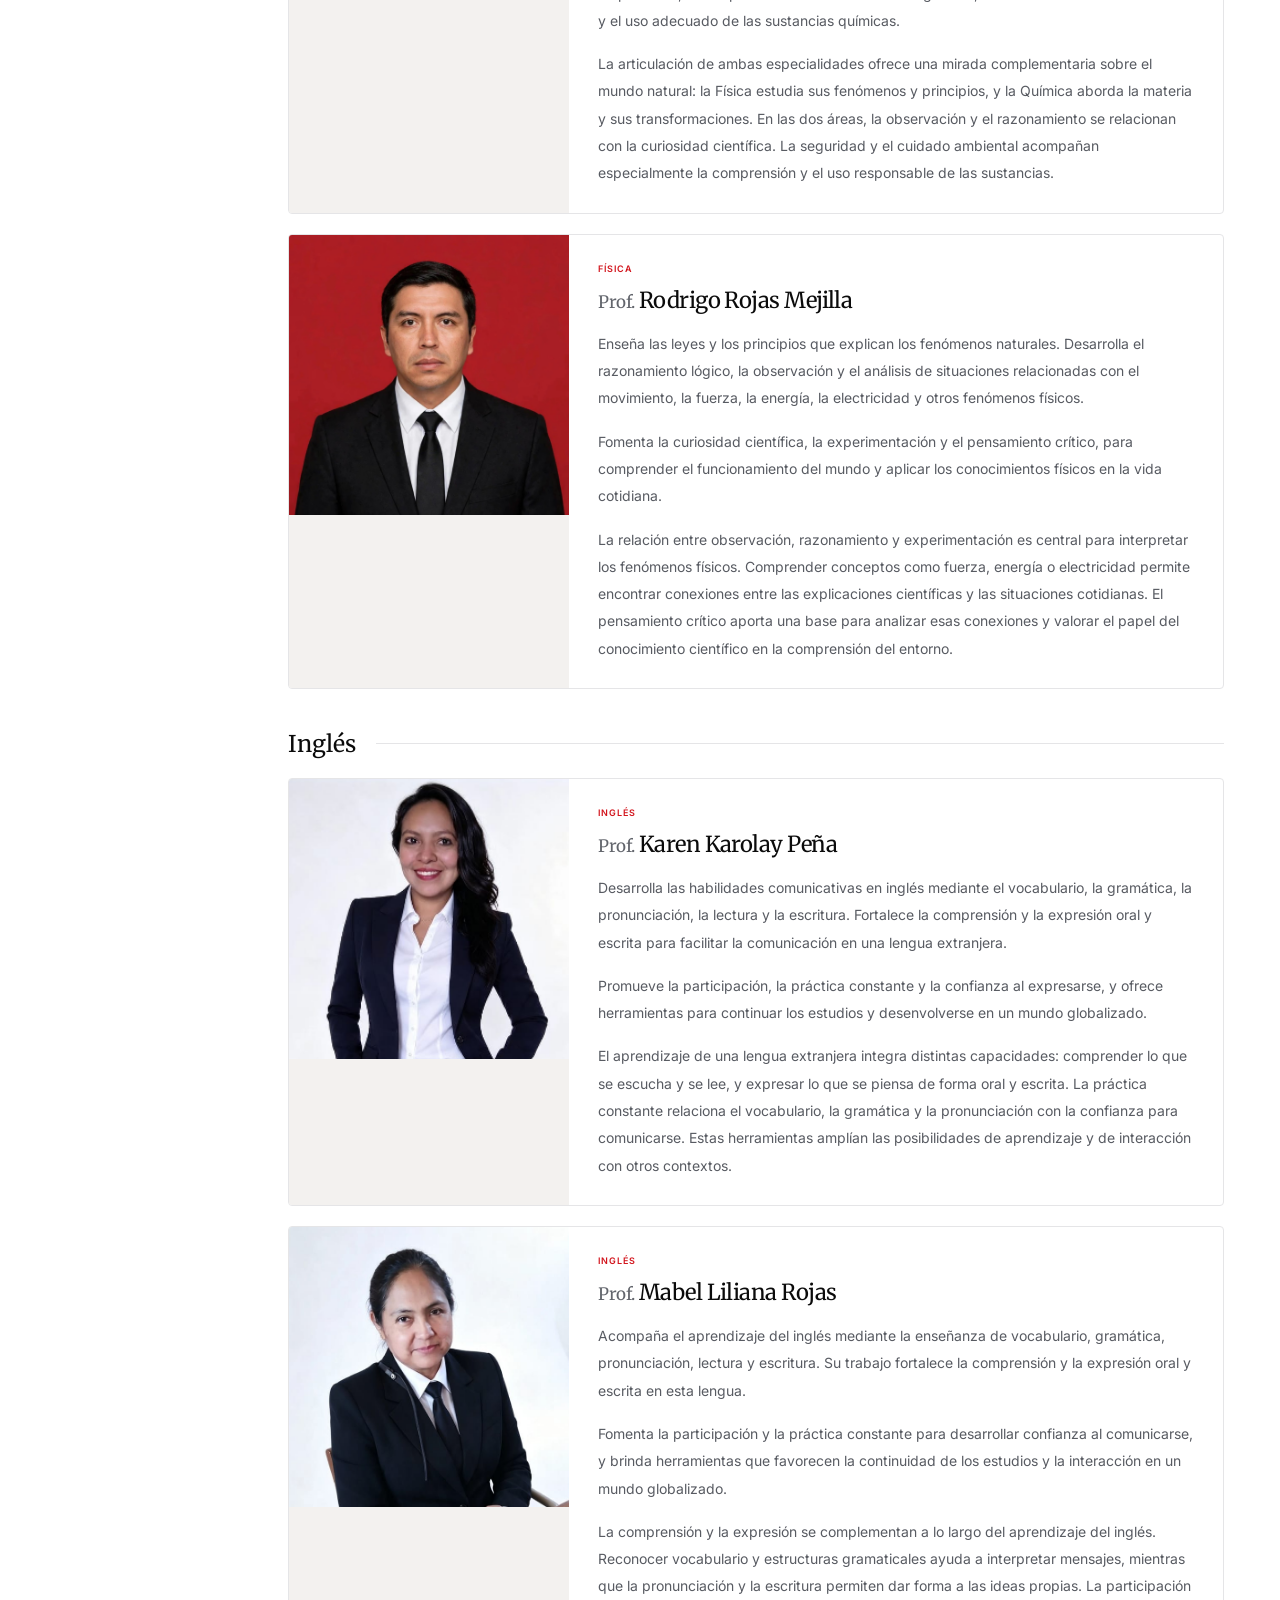
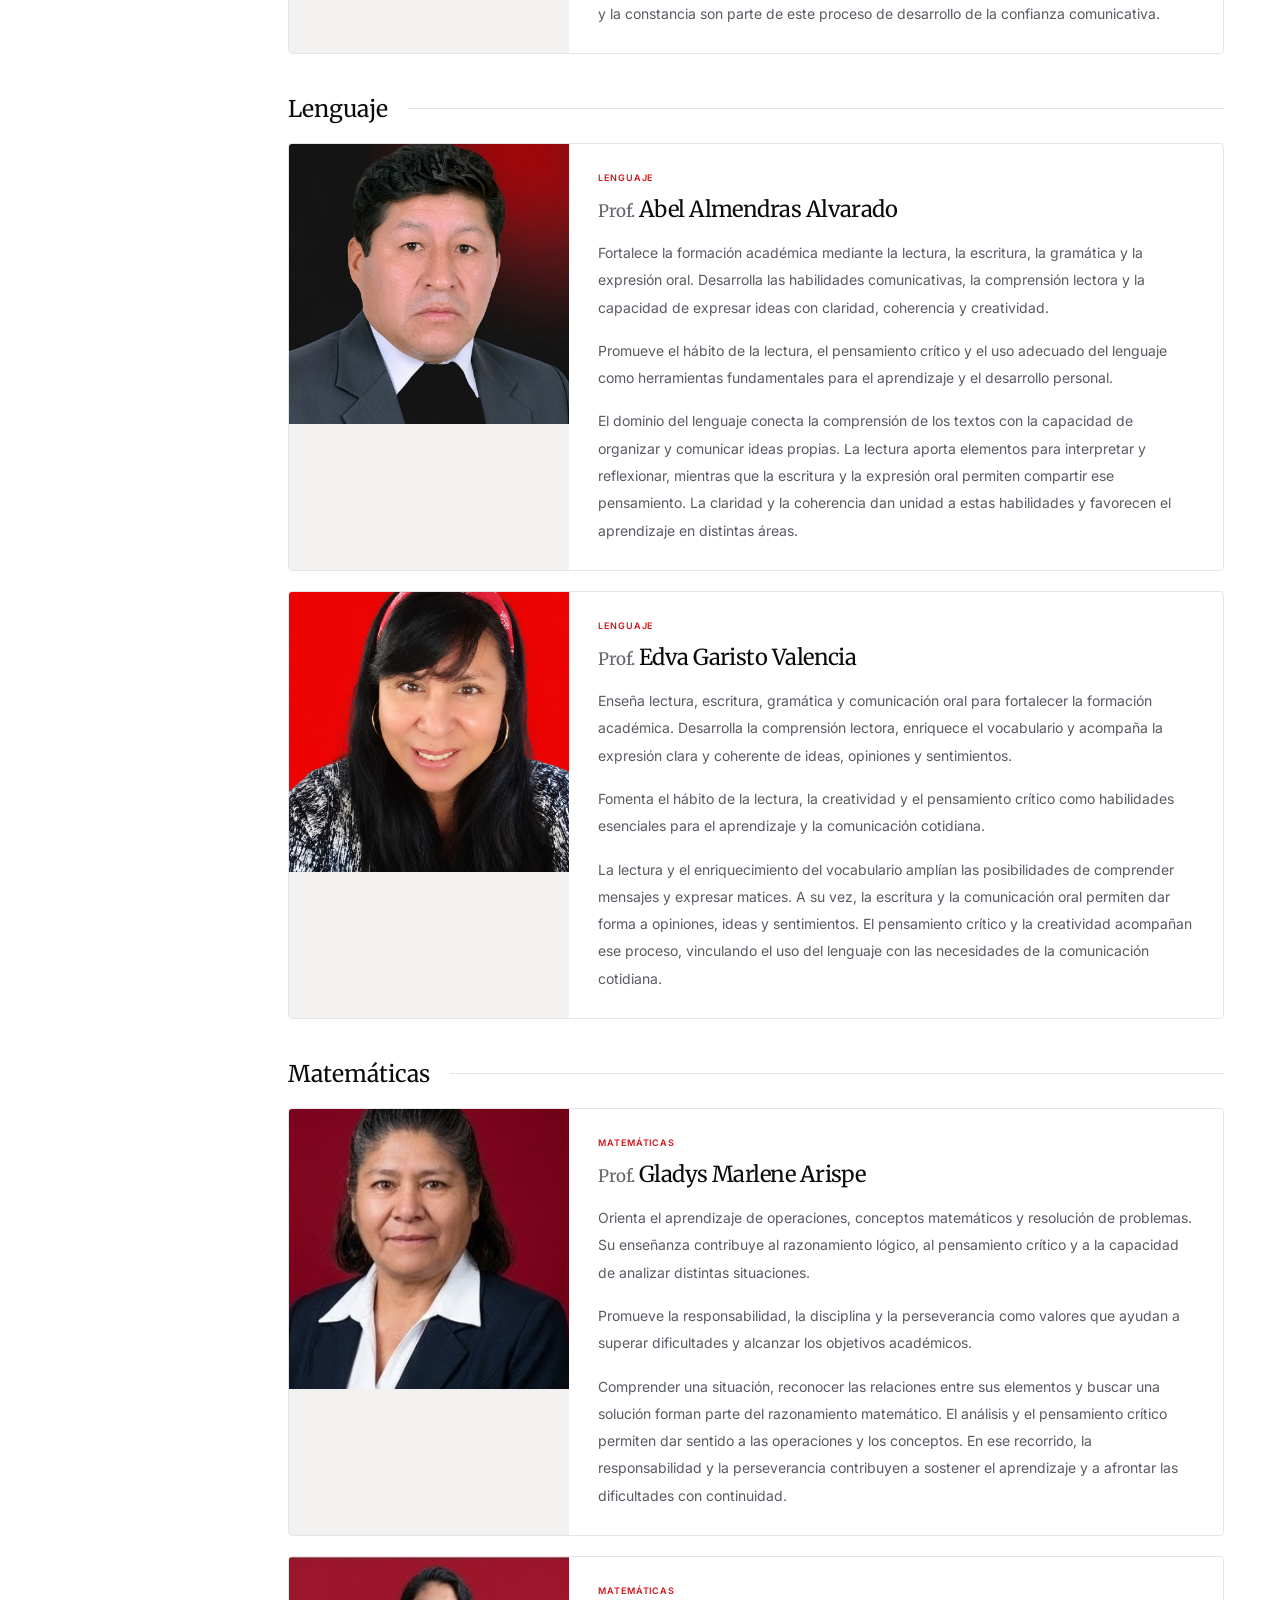
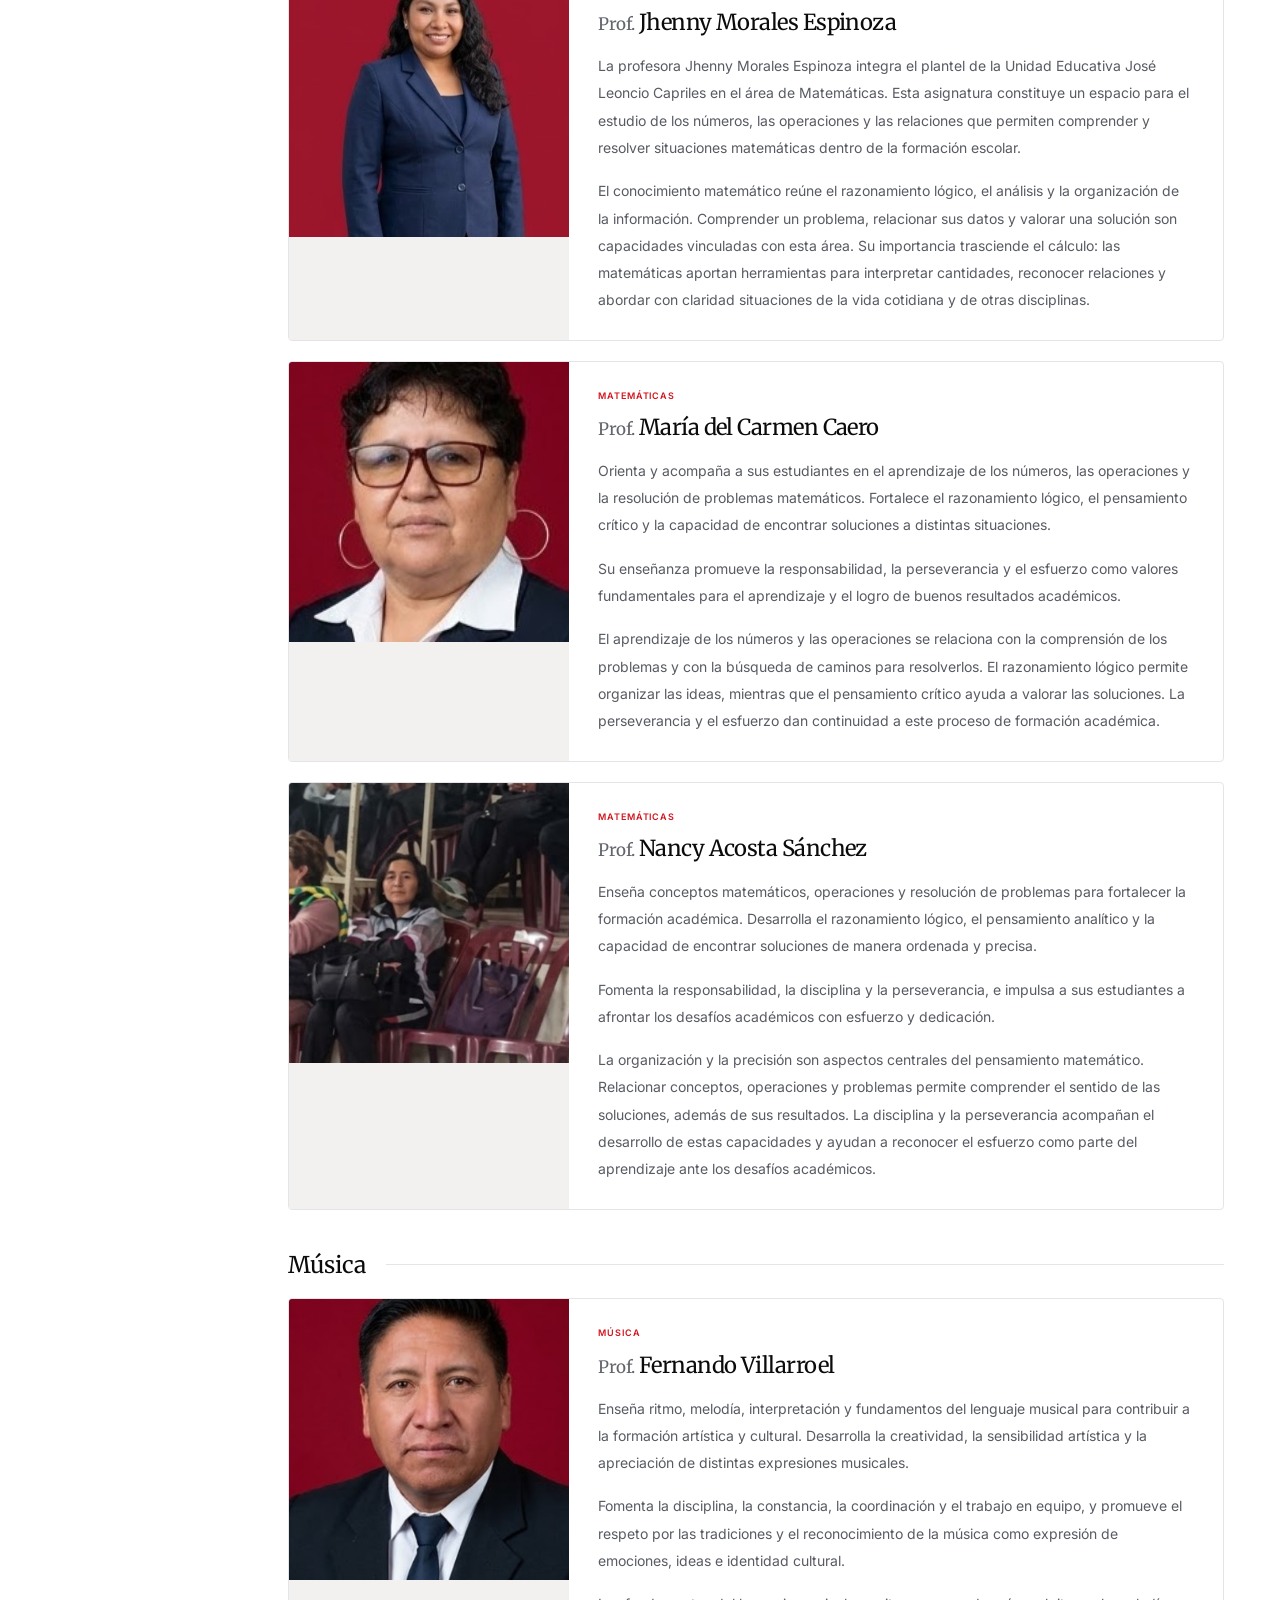
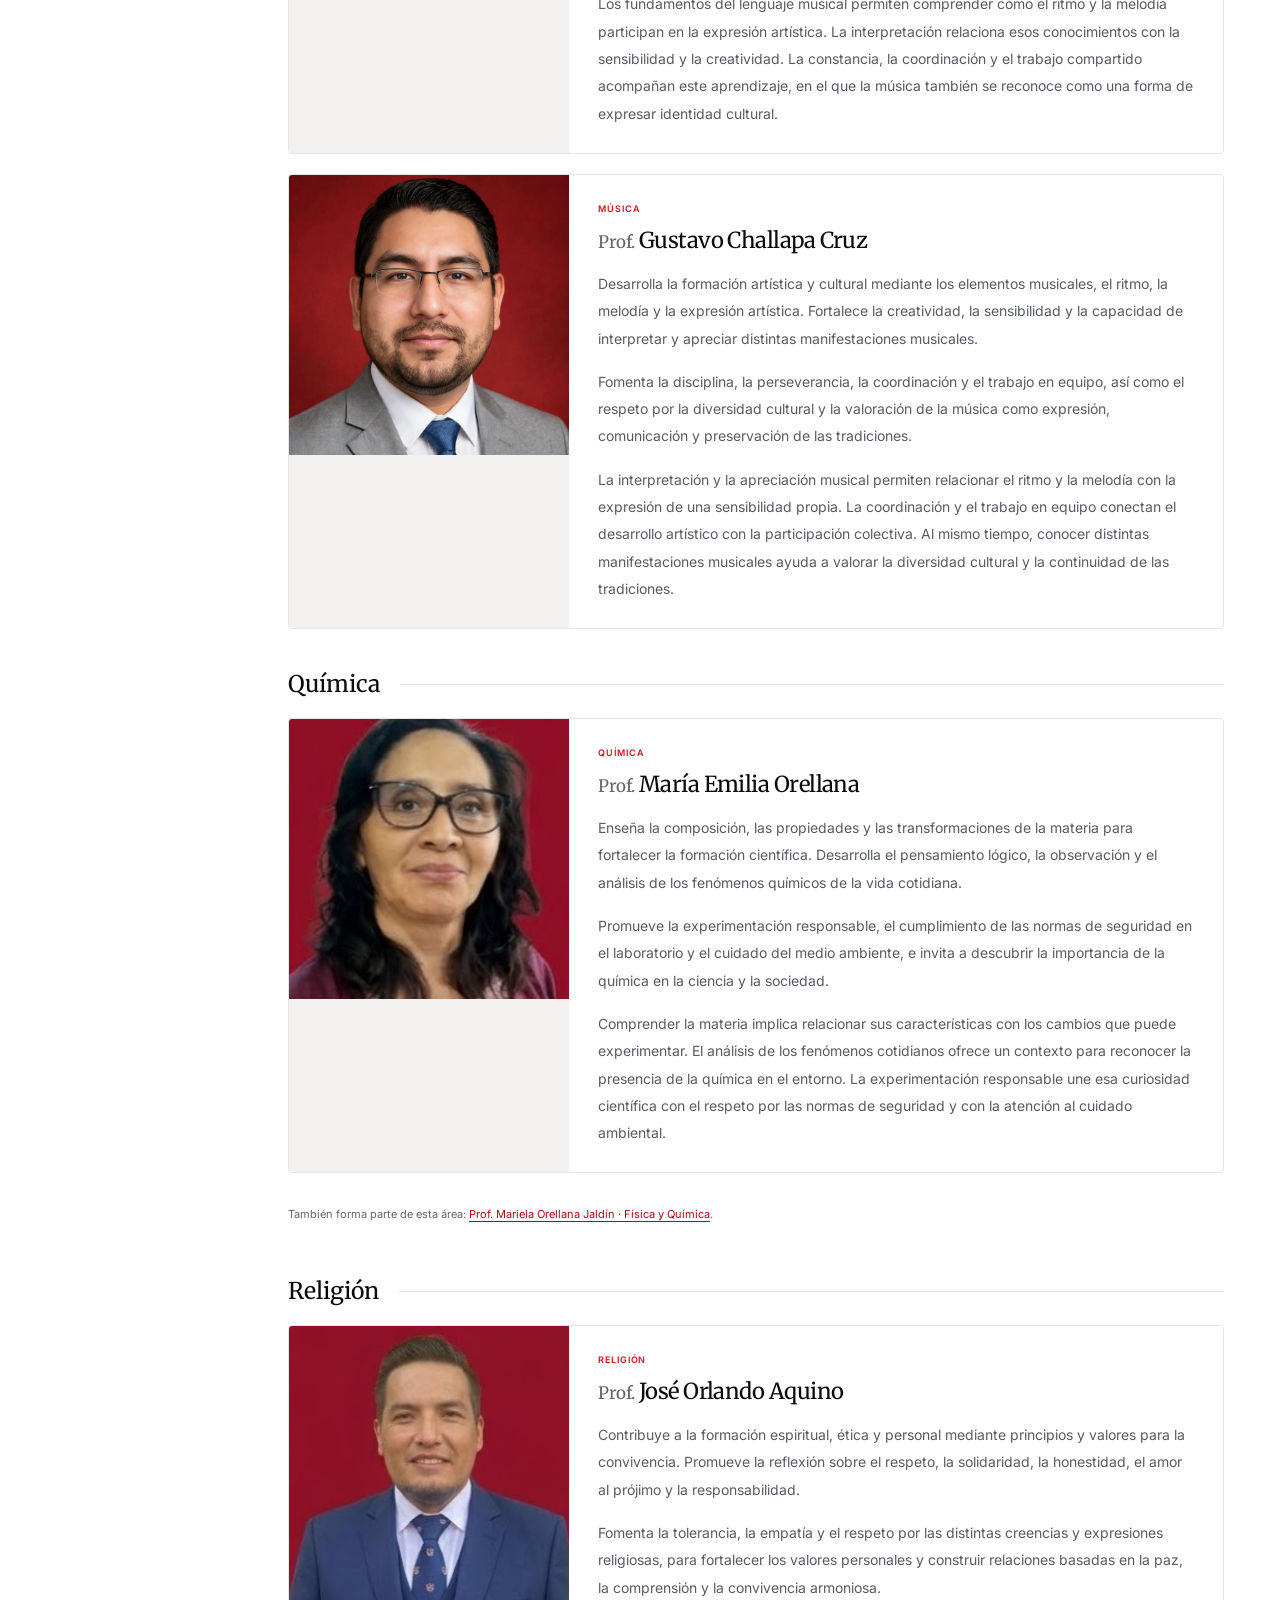
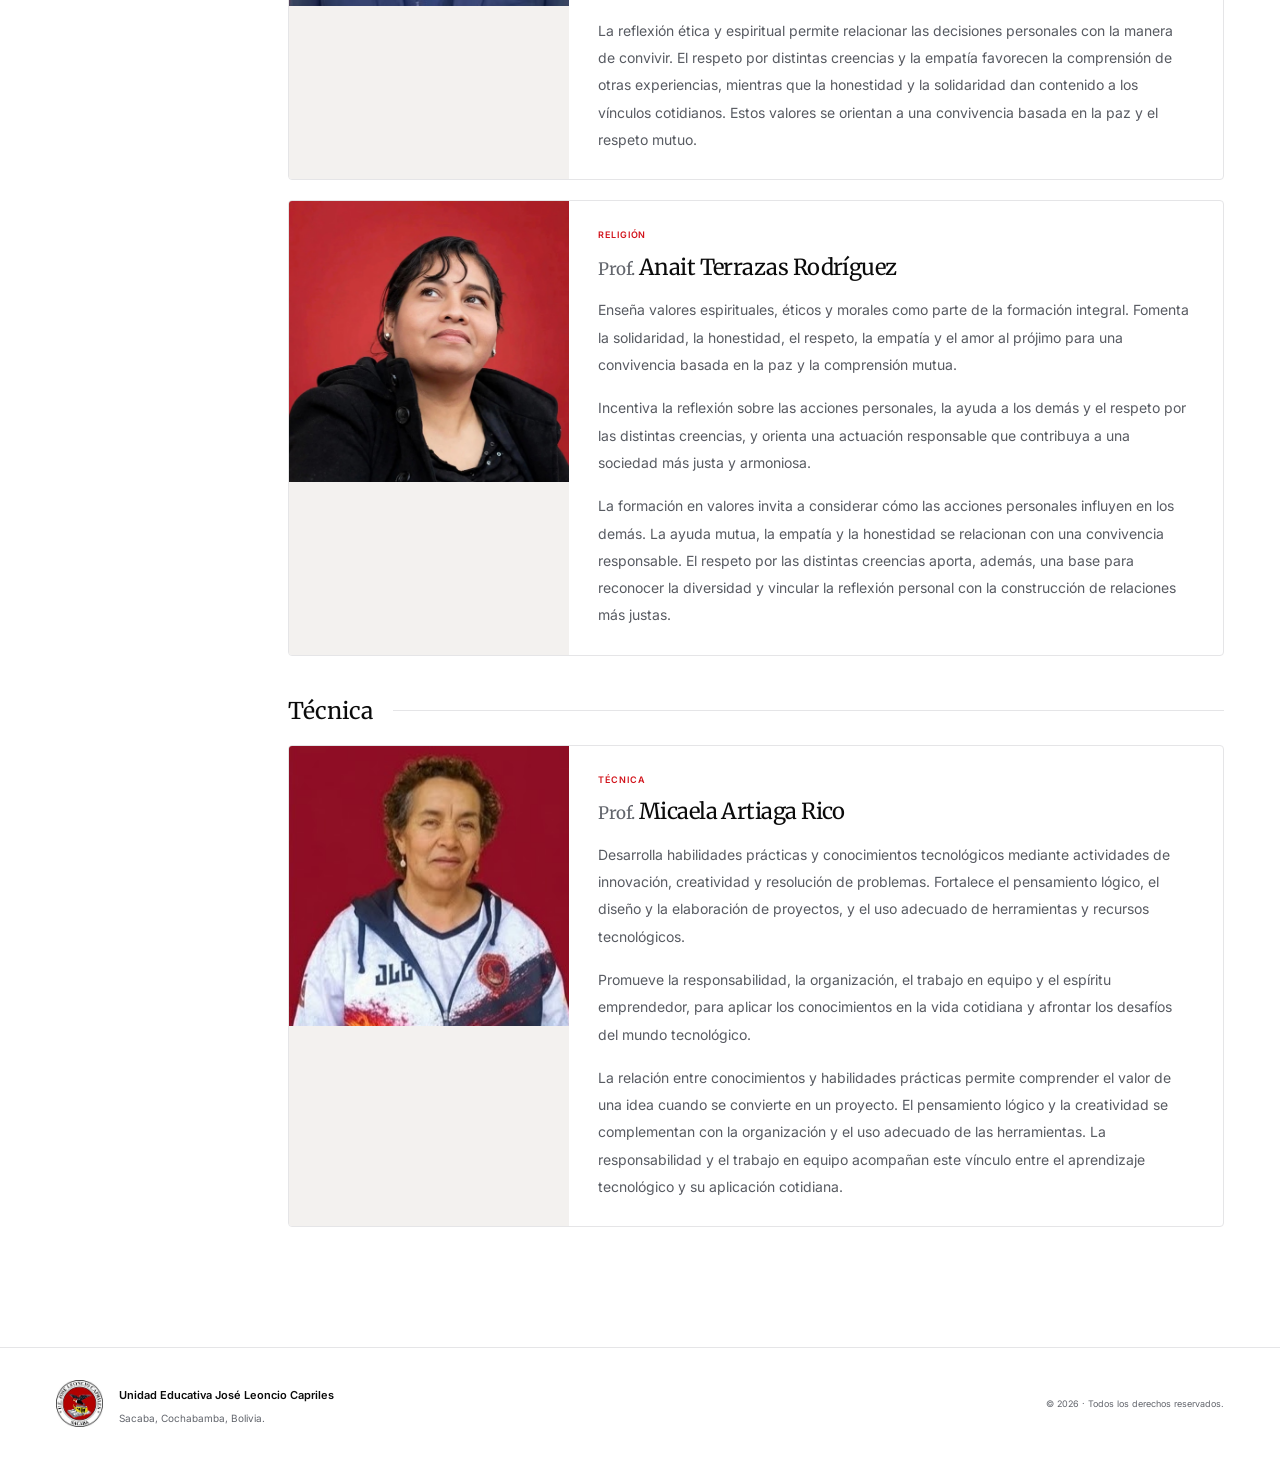
<file: profesores.html>
<!DOCTYPE html>
<html lang="es-BO"><head><meta charset="UTF-8"><meta name="viewport" content="width=device-width, initial-scale=1"><meta name="theme-color" content="#D2141C"><meta name="description" content="Conoce al director y al plantel docente de la Unidad Educativa José Leoncio Capriles, organizado por asignatura."><title>Plantel Docente | U. E. José Leoncio Capriles</title><link rel="icon" href="logos/logo.jpg"><link rel="stylesheet" href="styles.css"><script src="docentes.js" defer></script><script src="script.js" defer></script></head>
<body data-page="profesores"><a class="skip-link" href="#contenido">Saltar al contenido</a>
    <div class="topline"><div class="container"><span>Educación que nos une.</span><span>Sacaba, Cochabamba · Bolivia</span></div></div>
    <header class="site-header"><div class="container header-inner">
    <a class="brand" href="index.html" aria-label="Unidad Educativa José Leoncio Capriles — Inicio"><img src="logos/logo.jpg" alt="Escudo de la Unidad Educativa José Leoncio Capriles" class="" width="206" height="206" loading="eager" decoding="async"><span><small>UNIDAD EDUCATIVA</small><strong>José Leoncio Capriles</strong></span></a>
    <button class="menu-toggle" aria-expanded="false" aria-controls="navigation" aria-label="Abrir menú"><span></span><span></span><span></span></button>
    <nav id="navigation" aria-label="Navegación principal"><a href="index.html">Inicio</a><a href="profesores.html" aria-current="page">Plantel Docente</a><a href="banda.html">Banda</a><a href="escoltas.html">Escoltas</a></nav></div></header><main id="contenido"><section class="page-intro container"><p class="eyebrow">PERSONAS QUE INSPIRAN</p><h1>Nuestro plantel docente</h1><p>Compromiso con la enseñanza. Vocación para acompañar.</p></section>
    <section class="director container" aria-labelledby="director-name"><div class="director-photo"><img src="dire/wilson%20mercado%20flores.PNG" alt="Wilson Mercado Flores, director" class="" width="300" height="329" loading="eager" decoding="async"></div><div class="director-copy"><p class="eyebrow">DIRECCIÓN</p><h2 id="director-name">Wilson Mercado Flores</h2><p class="director-role">Director</p><div class="director-signature"><span class="gold-rule"></span>Unidad Educativa José Leoncio Capriles</div></div></section>
    <section class="staff-section container" aria-labelledby="staff-title"><div class="staff-heading"><div><p class="eyebrow">NUESTROS EDUCADORES</p><h2 id="staff-title">El valor de enseñar.</h2></div><div class="search-field"><label class="sr-only" for="teacher-search">Buscar docente por nombre o asignatura</label><svg viewBox="0 0 24 24" fill="none" stroke="currentColor" stroke-width="1.6" stroke-linecap="round" stroke-linejoin="round" aria-hidden="true"><circle cx="10.5" cy="10.5" r="6.5"/><path d="m16 16 4.5 4.5"/></svg><input id="teacher-search" type="search" placeholder="Buscar por nombre o asignatura" autocomplete="off"></div></div>
    <div class="staff-layout"><aside class="areas"><p class="filter-title">EXPLORAR POR ÁREA</p><div class="area-options" aria-label="Filtrar por asignatura"><button class="area-button active" data-area="all" aria-pressed="true">Todas las áreas</button><button class="area-button" data-area="artes-plasticas" aria-pressed="false">Artes Plásticas</button><button class="area-button" data-area="biologia" aria-pressed="false">Biología</button><button class="area-button" data-area="c.sociales" aria-pressed="false">Ciencias Sociales</button><button class="area-button" data-area="computacion" aria-pressed="false">Computación</button><button class="area-button" data-area="e.fisica" aria-pressed="false">Educación Física</button><button class="area-button" data-area="filosofia" aria-pressed="false">Filosofía</button><button class="area-button" data-area="fisica" aria-pressed="false">Física</button><button class="area-button" data-area="ingles" aria-pressed="false">Inglés</button><button class="area-button" data-area="lenguaje" aria-pressed="false">Lenguaje</button><button class="area-button" data-area="matematicas" aria-pressed="false">Matemáticas</button><button class="area-button" data-area="musica" aria-pressed="false">Música</button><button class="area-button" data-area="quimica" aria-pressed="false">Química</button><button class="area-button" data-area="religion" aria-pressed="false">Religión</button><button class="area-button" data-area="tecnica" aria-pressed="false">Técnica</button></div></aside><div class="staff-results"><p id="results-status" class="results-status" role="status" aria-live="polite">Todas las áreas del plantel</p><div id="teacher-groups"><section class="subject-group" data-group="artes-plasticas" aria-labelledby="area-artes-plasticas"><h2 id="area-artes-plasticas">Artes Plásticas</h2><article class="teacher-card" id="carolina-arevalo"><div class="teacher-photo"><img src="profesores/artes-plasticas/Prof.%20Carolina%20Arevalo.jpg" alt="Prof. Carolina Arévalo" class="" width="400" height="400" loading="lazy" decoding="async"></div><div class="teacher-copy"><p class="specialty">Artes Plásticas</p><h3><span>Prof.</span> Carolina Arévalo</h3><div class="teacher-bio"><p>Estimula la imaginación, la observación y la expresión artística mediante el dibujo, la pintura, el diseño y diversas técnicas plásticas. Acompaña a sus estudiantes en la representación de ideas, emociones y experiencias a través de las artes visuales.</p><p>Promueve la dedicación, la paciencia, la originalidad y el respeto por las manifestaciones culturales, para desarrollar sus talentos y valorar el arte como medio de comunicación y enriquecimiento cultural.</p><p>La observación y la originalidad son aspectos complementarios de esta propuesta formativa: permiten reconocer lo que nos rodea y encontrar maneras personales de representarlo. El desarrollo de los talentos artísticos se vincula así con la sensibilidad y con la posibilidad de comunicar experiencias que, en ocasiones, van más allá de las palabras.</p></div></div></article><article class="teacher-card" id="freddy-gonzales-paco"><div class="teacher-photo"><img src="profesores/artes-plasticas/Prof.%20Freddy%20Gonzales%20Paco.jpg" alt="Prof. Freddy Gonzales Paco" class="" width="400" height="400" loading="lazy" decoding="async"></div><div class="teacher-copy"><p class="specialty">Artes Plásticas</p><h3><span>Prof.</span> Freddy Gonzales Paco</h3><div class="teacher-bio"><p>Desarrolla la creatividad y la sensibilidad artística mediante el dibujo, la pintura, el diseño y otras técnicas de expresión visual. Su enseñanza fortalece la imaginación y la capacidad de representar ideas, emociones y experiencias a través del arte.</p><p>Fomenta la paciencia, la dedicación y el respeto por las manifestaciones culturales, y acompaña a sus estudiantes en el descubrimiento de sus habilidades artísticas y del arte como forma de comunicación.</p><p>En esta formación, la expresión visual cobra valor como un lenguaje que permite compartir una mirada propia del entorno. La relación entre creatividad, paciencia y dedicación ayuda a comprender que una obra se construye mediante un proceso y que las distintas manifestaciones culturales merecen ser conocidas y respetadas.</p></div></div></article></section><section class="subject-group" data-group="biologia" aria-labelledby="area-biologia"><h2 id="area-biologia">Biología</h2><article class="teacher-card" id="deysi-perez-lopez"><div class="teacher-photo"><img src="profesores/biologia/Prof.%20Deysi%20P%C3%A9rez%20L%C3%B3pez.jpg" alt="Prof. Deysi Pérez López" class="" width="400" height="400" loading="lazy" decoding="async"></div><div class="teacher-copy"><p class="specialty">Biología</p><h3><span>Prof.</span> Deysi Pérez López</h3><div class="teacher-bio"><p>Enseña sobre los seres vivos, el funcionamiento de los organismos y los procesos biológicos de la naturaleza. Fortalece la observación, la investigación y el pensamiento científico para comprender la vida y el entorno natural.</p><p>Fomenta el respeto por la biodiversidad, el cuidado del medio ambiente y la conservación de los recursos naturales, y promueve hábitos responsables para proteger el planeta.</p><p>La observación y la investigación permiten acercarse a los procesos biológicos con preguntas y explicaciones fundamentadas. En este marco, el conocimiento de los seres vivos se conecta con la responsabilidad ambiental, de modo que el aprendizaje de la biología contribuya a comprender por qué los hábitos cotidianos importan para la conservación de la naturaleza.</p></div></div></article><article class="teacher-card" id="limbert-jose-caguaya"><div class="teacher-photo"><img src="profesores/biologia/Prof.%20Limbert%20Jos%C3%A9%20Caguaya.jpg" alt="Prof. Limbert José Caguaya" class="" width="400" height="400" loading="lazy" decoding="async"></div><div class="teacher-copy"><p class="specialty">Biología</p><h3><span>Prof.</span> Limbert José Caguaya</h3><div class="teacher-bio"><p>Contribuye a la formación científica mediante el estudio de los seres vivos, la estructura y el funcionamiento de los organismos y los procesos que hacen posible la vida. Fomenta la curiosidad, la observación y la comprensión de los fenómenos naturales.</p><p>Su enseñanza promueve el cuidado del medio ambiente, la protección de la biodiversidad y el uso responsable de los recursos naturales, para fortalecer la valoración de la vida y la conciencia ambiental.</p><p>El estudio de la vida permite relacionar la estructura de los organismos con su funcionamiento y con el ambiente del que forman parte. Esta mirada científica y ambiental da sentido al cuidado de la biodiversidad: comprender los procesos naturales es también una base para valorar los recursos y utilizarlos con responsabilidad.</p></div></div></article></section><section class="subject-group" data-group="c.sociales" aria-labelledby="area-c.sociales"><h2 id="area-c.sociales">Ciencias Sociales</h2><article class="teacher-card" id="juan-guido-mejilla-montano"><div class="teacher-photo"><img src="profesores/c.sociales/Prof.%20Juan%20Guido%20Mejilla%20Monta%C3%B1o.jpg" alt="Prof. Juan Guido Mejilla Montaño" class="" width="400" height="400" loading="lazy" decoding="async"></div><div class="teacher-copy"><p class="specialty">Ciencias Sociales</p><h3><span>Prof.</span> Juan Guido Mejilla Montaño</h3><div class="teacher-bio"><p>Enseña historia, geografía y procesos sociales y culturales para fortalecer la formación académica y ciudadana. Promueve la comprensión de los acontecimientos históricos, el análisis de la realidad nacional e internacional y el conocimiento de la sociedad.</p><p>Fomenta el respeto, la responsabilidad, la solidaridad y la identidad cultural, y alienta el pensamiento crítico y la participación consciente y responsable en la vida social.</p><p>La relación entre historia y geografía ofrece elementos para interpretar cómo se organizan las sociedades y cómo cambian a lo largo del tiempo. Desde esta perspectiva, el pensamiento crítico se vincula con la participación ciudadana: comprender la realidad permite valorar las responsabilidades compartidas y reflexionar sobre el lugar de cada persona en la comunidad.</p></div></div></article><article class="teacher-card" id="limbert-cesar-orellana"><div class="teacher-photo"><img src="profesores/c.sociales/Prof.%20Limbert%20Cesar%20Orellana.jpg" alt="Prof. Limbert Cesar Orellana" class="" width="400" height="400" loading="lazy" decoding="async"></div><div class="teacher-copy"><p class="specialty">Ciencias Sociales</p><h3><span>Prof.</span> Limbert Cesar Orellana</h3><div class="teacher-bio"><p>El profesor Limbert Cesar Orellana forma parte del plantel docente de la Unidad Educativa José Leoncio Capriles en el área de Ciencias Sociales. Su asignatura se vincula con el estudio de la historia, la geografía y la vida en sociedad, ámbitos que permiten comprender el entorno y reconocer la relación entre los acontecimientos del pasado y la realidad del presente.</p><p>Las Ciencias Sociales ofrecen herramientas para interpretar los cambios de las comunidades, conocer la diversidad cultural y reflexionar sobre la convivencia. En la formación escolar, esta área relaciona el conocimiento del contexto local, nacional y mundial con la comprensión de los derechos, los deberes y la participación ciudadana. Es un campo de aprendizaje que invita a pensar en el lugar de cada persona dentro de la sociedad.</p></div></div></article><article class="teacher-card" id="mabel-helga-choque"><div class="teacher-photo"><img src="profesores/c.sociales/Prof.%20Mabel%20Helga%20Choque.jpg" alt="Prof. Mabel Helga Choque" class="" width="400" height="400" loading="lazy" decoding="async"></div><div class="teacher-copy"><p class="specialty">Ciencias Sociales</p><h3><span>Prof.</span> Mabel Helga Choque</h3><div class="teacher-bio"><p>Contribuye a la formación integral a través de la historia, la geografía y el estudio de los procesos sociales y culturales. Fortalece el conocimiento de la realidad nacional e internacional y la reflexión sobre los acontecimientos históricos y los cambios de la sociedad.</p><p>Promueve el respeto, la responsabilidad, la solidaridad y la convivencia pacífica, junto con el pensamiento crítico, la conciencia ciudadana y el respeto por la diversidad cultural.</p><p>La reflexión sobre los cambios sociales permite conectar el conocimiento del pasado con la comprensión del presente. En este proceso, la conciencia ciudadana y el respeto por la diversidad se complementan con la solidaridad y la convivencia pacífica. Son aspectos de una formación que relaciona el análisis de la realidad con el cuidado de las relaciones humanas.</p></div></div></article><article class="teacher-card" id="pinina-liliana-rojas"><div class="teacher-photo"><img src="profesores/c.sociales/Prof.%20Pinina%20Liliana%20Rojas.jpg" alt="Prof. Pinina Liliana Rojas" class="" width="400" height="400" loading="lazy" decoding="async"></div><div class="teacher-copy"><p class="specialty">Ciencias Sociales</p><h3><span>Prof.</span> Pinina Liliana Rojas</h3><div class="teacher-bio"><p>Aborda la historia, la geografía, la cultura y la organización de la sociedad como parte de la formación integral de sus estudiantes. Promueve el conocimiento de los acontecimientos históricos, la comprensión de la realidad social y el respeto por la diversidad cultural.</p><p>Fomenta la responsabilidad, la convivencia y la identidad cultural, así como el respeto por los derechos y deberes ciudadanos y el compromiso con la comunidad y el país.</p><p>Comprender la organización de la sociedad supone relacionar su pasado, sus espacios y sus expresiones culturales. La formación ciudadana da continuidad a ese aprendizaje al vincular los derechos con los deberes y la identidad con el respeto por otras culturas. De esta manera, el conocimiento social adquiere un sentido cercano a la vida en comunidad.</p></div></div></article><article class="teacher-card" id="vismar-jhery-eyzaguirre"><div class="teacher-photo"><img src="profesores/c.sociales/Prof.%20Vismar%20Jhery%20Eyzaguirre.jpg" alt="Prof. Vismar Jhery Eyzaguirre" class="" width="400" height="400" loading="lazy" decoding="async"></div><div class="teacher-copy"><p class="specialty">Ciencias Sociales</p><h3><span>Prof.</span> Vismar Jhery Eyzaguirre</h3><div class="teacher-bio"><p>Contribuye a la formación académica y ciudadana mediante la historia, la geografía y el estudio de los procesos sociales y culturales. Fortalece la comprensión de la realidad nacional y mundial y el análisis crítico de los acontecimientos que influyen en la sociedad.</p><p>Promueve el respeto, la responsabilidad, la solidaridad y la identidad cultural, para formar ciudadanos conscientes de sus derechos y deberes.</p><p>El análisis de los procesos sociales ayuda a reconocer que los acontecimientos tienen causas, contextos y consecuencias. La comprensión de la realidad nacional y mundial se relaciona, a su vez, con una ciudadanía informada: conocer los derechos y deberes permite reflexionar sobre la responsabilidad individual y la importancia de la solidaridad en la sociedad.</p></div></div></article></section><section class="subject-group" data-group="computacion" aria-labelledby="area-computacion"><h2 id="area-computacion">Computación</h2><article class="teacher-card" id="carlos-velazquez"><div class="teacher-photo"><img src="profesores/computacion/Prof.%20Carlos%20Vel%C3%A1zquez.jpg" alt="Prof. Carlos Velázquez" class="" width="400" height="400" loading="lazy" decoding="async"></div><div class="teacher-copy"><p class="specialty">Computación</p><h3><span>Prof.</span> Carlos Velázquez</h3><div class="teacher-bio"><p>Desarrolla habilidades tecnológicas mediante la enseñanza de herramientas informáticas, el manejo de programas y el uso adecuado de los recursos digitales. Fortalece el pensamiento lógico y la creatividad en la resolución de problemas.</p><p>Promueve el uso responsable de la tecnología, la seguridad digital y el cuidado de la información, para preparar a sus estudiantes ante los desafíos tecnológicos actuales.</p><p>El aprendizaje informático reúne el dominio de herramientas y la comprensión de las responsabilidades que implica utilizarlas. El pensamiento lógico contribuye a organizar problemas y buscar soluciones, mientras que la seguridad digital y el cuidado de la información permiten relacionar las habilidades tecnológicas con un uso consciente de los recursos disponibles.</p></div></div></article></section><section class="subject-group" data-group="e.fisica" aria-labelledby="area-e.fisica"><h2 id="area-e.fisica">Educación Física</h2><article class="teacher-card" id="jose-felix-jimenez"><div class="teacher-photo"><img src="profesores/e.fisica/Prof.%20Jos%C3%A9%20Felix%20Jimenez.jpg" alt="Prof. José Félix Jiménez" class="" width="400" height="400" loading="lazy" decoding="async"></div><div class="teacher-copy"><p class="specialty">Educación Física</p><h3><span>Prof.</span> José Félix Jiménez</h3><div class="teacher-bio"><p>Acompaña el desarrollo físico, deportivo y personal mediante actividades físicas, ejercicios y disciplinas deportivas. Su enseñanza mejora la coordinación, la resistencia, la agilidad y las habilidades motrices, al tiempo que promueve hábitos saludables.</p><p>Fomenta la disciplina, el respeto, la responsabilidad, el compañerismo y el trabajo en equipo, y ayuda a comprender la importancia de una vida activa y saludable.</p><p>La formación física integra el conocimiento de las propias capacidades con el cuidado de la salud. La coordinación, la resistencia y la agilidad forman parte de ese desarrollo, junto con el respeto y el compañerismo. Así, el valor de la actividad deportiva también se encuentra en la responsabilidad compartida y en la convivencia con los demás.</p></div></div></article><article class="teacher-card" id="maria-rossmery-rocabado"><div class="teacher-photo"><div class="initials" role="img" aria-label="Iniciales de María Rossmery Rocabado"><span>MR</span></div></div><div class="teacher-copy"><p class="specialty">Educación Física</p><h3><span>Prof.</span> María Rossmery Rocabado</h3><div class="teacher-bio"><p>Fortalece el desarrollo físico, deportivo y personal mediante ejercicios, actividades recreativas y disciplinas deportivas. Trabaja las habilidades motrices, la coordinación, la resistencia y la agilidad, y promueve hábitos saludables y el cuidado del cuerpo.</p><p>Fomenta la disciplina, el respeto, la perseverancia, el compañerismo y el trabajo en equipo, e incentiva la participación activa y un estilo de vida saludable.</p><p>El cuidado del cuerpo se relaciona con la participación, la constancia y el reconocimiento de las propias habilidades motrices. La dimensión recreativa y deportiva ofrece un marco para comprender la importancia de mantenerse activo. A su vez, la perseverancia y el compañerismo vinculan el desarrollo físico con el crecimiento personal y las relaciones dentro del grupo.</p></div></div></article></section><section class="subject-group" data-group="filosofia" aria-labelledby="area-filosofia"><h2 id="area-filosofia">Filosofía</h2><article class="teacher-card" id="esther-aguilar-perez"><div class="teacher-photo"><img src="profesores/filosofia/Prof.%20Esther%20Aguilar%20Perez.jpg" alt="Prof. Esther Aguilar Pérez" class="" width="400" height="400" loading="lazy" decoding="async"></div><div class="teacher-copy"><p class="specialty">Filosofía</p><h3><span>Prof.</span> Esther Aguilar Pérez</h3><div class="teacher-bio"><p>Contribuye al desarrollo personal, emocional y social mediante la enseñanza de los procesos psicológicos, las emociones, la conducta y las relaciones humanas. Fomenta el autoconocimiento, la autoestima, la empatía y la comprensión de los pensamientos y sentimientos propios y ajenos.</p><p>Promueve el respeto, la tolerancia y la comunicación asertiva, para fortalecer las habilidades sociales y construir relaciones saludables dentro y fuera del entorno educativo.</p><p>Comprender las emociones y la conducta ayuda a reconocer la relación entre el bienestar personal y la convivencia. El autoconocimiento permite identificar pensamientos y sentimientos, mientras que la empatía abre espacio a la comprensión de los demás. La comunicación asertiva reúne estos aprendizajes en una manera respetuosa de expresar lo que se piensa y se siente.</p></div></div></article><article class="teacher-card" id="liz-damaris-morales"><div class="teacher-photo"><img src="profesores/filosofia/Prof.%20Liz%20Damaris%20Morales.png" alt="Prof. Liz Damaris Morales" class="" width="400" height="400" loading="lazy" decoding="async"></div><div class="teacher-copy"><p class="specialty">Filosofía</p><h3><span>Prof.</span> Liz Damaris Morales</h3><div class="teacher-bio"><p>Desarrolla el pensamiento reflexivo a través del estudio de las ideas, el pensamiento crítico y las principales corrientes filosóficas. Invita a cuestionar, analizar y comprender distintas perspectivas sobre la existencia humana, la ética, la moral y la sociedad.</p><p>Promueve el respeto, la tolerancia, la responsabilidad y la libertad de pensamiento, y acompaña a sus estudiantes en la reflexión sobre sus decisiones y la construcción de criterios propios.</p><p>La reflexión filosófica permite examinar las ideas que orientan las decisiones y reconocer que un mismo problema puede abordarse desde perspectivas distintas. El respeto y la libertad de pensamiento acompañan la construcción de criterios propios. Este aprendizaje vincula el análisis de la realidad con preguntas sobre la responsabilidad, la convivencia y el sentido de la experiencia humana.</p></div></div></article></section><section class="subject-group" data-group="fisica" aria-labelledby="area-fisica"><h2 id="area-fisica">Física</h2><article class="teacher-card" id="mariela-orellana-jaldin"><div class="teacher-photo"><img src="profesores/fisica/Prof.%20Mariela%20Orellana%20Jaldin.jpg" alt="Prof. Mariela Orellana Jaldín" class="" width="400" height="400" loading="lazy" decoding="async"></div><div class="teacher-copy"><p class="specialty">Física · Química</p><h3><span>Prof.</span> Mariela Orellana Jaldín</h3><div class="teacher-bio"><p>En Física, enseña las leyes y los principios de los fenómenos naturales y fortalece el razonamiento lógico, la observación y la resolución de problemas sobre movimiento, fuerzas y energía. Promueve la curiosidad científica, el análisis crítico y la aplicación de la teoría en la vida cotidiana.</p><p>En Química, aborda la composición, las propiedades y las transformaciones de la materia, y la comprensión de los procesos químicos cotidianos. Fomenta la experimentación responsable, el cumplimiento de las normas de seguridad, el cuidado del medio ambiente y el uso adecuado de las sustancias químicas.</p><p>La articulación de ambas especialidades ofrece una mirada complementaria sobre el mundo natural: la Física estudia sus fenómenos y principios, y la Química aborda la materia y sus transformaciones. En las dos áreas, la observación y el razonamiento se relacionan con la curiosidad científica. La seguridad y el cuidado ambiental acompañan especialmente la comprensión y el uso responsable de las sustancias.</p></div></div></article><article class="teacher-card" id="rodrigo-rojas-mejilla"><div class="teacher-photo"><img src="profesores/fisica/Prof.%20Rodrigo%20Rojas%20Mejilla.jpg" alt="Prof. Rodrigo Rojas Mejilla" class="" width="400" height="400" loading="lazy" decoding="async"></div><div class="teacher-copy"><p class="specialty">Física</p><h3><span>Prof.</span> Rodrigo Rojas Mejilla</h3><div class="teacher-bio"><p>Enseña las leyes y los principios que explican los fenómenos naturales. Desarrolla el razonamiento lógico, la observación y el análisis de situaciones relacionadas con el movimiento, la fuerza, la energía, la electricidad y otros fenómenos físicos.</p><p>Fomenta la curiosidad científica, la experimentación y el pensamiento crítico, para comprender el funcionamiento del mundo y aplicar los conocimientos físicos en la vida cotidiana.</p><p>La relación entre observación, razonamiento y experimentación es central para interpretar los fenómenos físicos. Comprender conceptos como fuerza, energía o electricidad permite encontrar conexiones entre las explicaciones científicas y las situaciones cotidianas. El pensamiento crítico aporta una base para analizar esas conexiones y valorar el papel del conocimiento científico en la comprensión del entorno.</p></div></div></article></section><section class="subject-group" data-group="ingles" aria-labelledby="area-ingles"><h2 id="area-ingles">Inglés</h2><article class="teacher-card" id="karen-karolay-pena"><div class="teacher-photo"><img src="profesores/ingles/Prof.%20Karen%20Karolay%20Pe%C3%B1a.PNG" alt="Prof. Karen Karolay Peña" class="" width="400" height="400" loading="lazy" decoding="async"></div><div class="teacher-copy"><p class="specialty">Inglés</p><h3><span>Prof.</span> Karen Karolay Peña</h3><div class="teacher-bio"><p>Desarrolla las habilidades comunicativas en inglés mediante el vocabulario, la gramática, la pronunciación, la lectura y la escritura. Fortalece la comprensión y la expresión oral y escrita para facilitar la comunicación en una lengua extranjera.</p><p>Promueve la participación, la práctica constante y la confianza al expresarse, y ofrece herramientas para continuar los estudios y desenvolverse en un mundo globalizado.</p><p>El aprendizaje de una lengua extranjera integra distintas capacidades: comprender lo que se escucha y se lee, y expresar lo que se piensa de forma oral y escrita. La práctica constante relaciona el vocabulario, la gramática y la pronunciación con la confianza para comunicarse. Estas herramientas amplían las posibilidades de aprendizaje y de interacción con otros contextos.</p></div></div></article><article class="teacher-card" id="mabel-liliana-rojas"><div class="teacher-photo"><img src="profesores/ingles/Prof.%20Mabel%20Liliana%20Rojas.PNG" alt="Prof. Mabel Liliana Rojas" class="" width="400" height="400" loading="lazy" decoding="async"></div><div class="teacher-copy"><p class="specialty">Inglés</p><h3><span>Prof.</span> Mabel Liliana Rojas</h3><div class="teacher-bio"><p>Acompaña el aprendizaje del inglés mediante la enseñanza de vocabulario, gramática, pronunciación, lectura y escritura. Su trabajo fortalece la comprensión y la expresión oral y escrita en esta lengua.</p><p>Fomenta la participación y la práctica constante para desarrollar confianza al comunicarse, y brinda herramientas que favorecen la continuidad de los estudios y la interacción en un mundo globalizado.</p><p>La comprensión y la expresión se complementan a lo largo del aprendizaje del inglés. Reconocer vocabulario y estructuras gramaticales ayuda a interpretar mensajes, mientras que la pronunciación y la escritura permiten dar forma a las ideas propias. La participación y la constancia son parte de este proceso de desarrollo de la confianza comunicativa.</p></div></div></article></section><section class="subject-group" data-group="lenguaje" aria-labelledby="area-lenguaje"><h2 id="area-lenguaje">Lenguaje</h2><article class="teacher-card" id="abel-almendras-alvarado"><div class="teacher-photo"><img src="profesores/lenguaje/Abel%20Almendras%20Alvarado.jpg" alt="Prof. Abel Almendras Alvarado" class="" width="400" height="400" loading="lazy" decoding="async"></div><div class="teacher-copy"><p class="specialty">Lenguaje</p><h3><span>Prof.</span> Abel Almendras Alvarado</h3><div class="teacher-bio"><p>Fortalece la formación académica mediante la lectura, la escritura, la gramática y la expresión oral. Desarrolla las habilidades comunicativas, la comprensión lectora y la capacidad de expresar ideas con claridad, coherencia y creatividad.</p><p>Promueve el hábito de la lectura, el pensamiento crítico y el uso adecuado del lenguaje como herramientas fundamentales para el aprendizaje y el desarrollo personal.</p><p>El dominio del lenguaje conecta la comprensión de los textos con la capacidad de organizar y comunicar ideas propias. La lectura aporta elementos para interpretar y reflexionar, mientras que la escritura y la expresión oral permiten compartir ese pensamiento. La claridad y la coherencia dan unidad a estas habilidades y favorecen el aprendizaje en distintas áreas.</p></div></div></article><article class="teacher-card" id="edva-garisto-valencia"><div class="teacher-photo"><img src="profesores/lenguaje/Edva%20Garisto%20Valencia.png" alt="Prof. Edva Garisto Valencia" class="" width="400" height="400" loading="lazy" decoding="async"></div><div class="teacher-copy"><p class="specialty">Lenguaje</p><h3><span>Prof.</span> Edva Garisto Valencia</h3><div class="teacher-bio"><p>Enseña lectura, escritura, gramática y comunicación oral para fortalecer la formación académica. Desarrolla la comprensión lectora, enriquece el vocabulario y acompaña la expresión clara y coherente de ideas, opiniones y sentimientos.</p><p>Fomenta el hábito de la lectura, la creatividad y el pensamiento crítico como habilidades esenciales para el aprendizaje y la comunicación cotidiana.</p><p>La lectura y el enriquecimiento del vocabulario amplían las posibilidades de comprender mensajes y expresar matices. A su vez, la escritura y la comunicación oral permiten dar forma a opiniones, ideas y sentimientos. El pensamiento crítico y la creatividad acompañan ese proceso, vinculando el uso del lenguaje con las necesidades de la comunicación cotidiana.</p></div></div></article></section><section class="subject-group" data-group="matematicas" aria-labelledby="area-matematicas"><h2 id="area-matematicas">Matemáticas</h2><article class="teacher-card" id="gladys-marlene-arispe"><div class="teacher-photo"><img src="profesores/matematicas/Gladys%20Marlene%20Arispe.jpg" alt="Prof. Gladys Marlene Arispe" class="" width="400" height="400" loading="lazy" decoding="async"></div><div class="teacher-copy"><p class="specialty">Matemáticas</p><h3><span>Prof.</span> Gladys Marlene Arispe</h3><div class="teacher-bio"><p>Orienta el aprendizaje de operaciones, conceptos matemáticos y resolución de problemas. Su enseñanza contribuye al razonamiento lógico, al pensamiento crítico y a la capacidad de analizar distintas situaciones.</p><p>Promueve la responsabilidad, la disciplina y la perseverancia como valores que ayudan a superar dificultades y alcanzar los objetivos académicos.</p><p>Comprender una situación, reconocer las relaciones entre sus elementos y buscar una solución forman parte del razonamiento matemático. El análisis y el pensamiento crítico permiten dar sentido a las operaciones y los conceptos. En ese recorrido, la responsabilidad y la perseverancia contribuyen a sostener el aprendizaje y a afrontar las dificultades con continuidad.</p></div></div></article><article class="teacher-card" id="jhenny-morales-espinoza"><div class="teacher-photo"><img src="profesores/matematicas/Jhenny%20Morales%20Espinoza.jpg" alt="Prof. Jhenny Morales Espinoza" class="" width="400" height="400" loading="lazy" decoding="async"></div><div class="teacher-copy"><p class="specialty">Matemáticas</p><h3><span>Prof.</span> Jhenny Morales Espinoza</h3><div class="teacher-bio"><p>La profesora Jhenny Morales Espinoza integra el plantel de la Unidad Educativa José Leoncio Capriles en el área de Matemáticas. Esta asignatura constituye un espacio para el estudio de los números, las operaciones y las relaciones que permiten comprender y resolver situaciones matemáticas dentro de la formación escolar.</p><p>El conocimiento matemático reúne el razonamiento lógico, el análisis y la organización de la información. Comprender un problema, relacionar sus datos y valorar una solución son capacidades vinculadas con esta área. Su importancia trasciende el cálculo: las matemáticas aportan herramientas para interpretar cantidades, reconocer relaciones y abordar con claridad situaciones de la vida cotidiana y de otras disciplinas.</p></div></div></article><article class="teacher-card" id="maria-del-carmen-caero"><div class="teacher-photo"><img src="profesores/matematicas/Mar%C3%ADa%20del%20Carmen%20Caero.jpg" alt="Prof. María del Carmen Caero" class="" width="400" height="400" loading="lazy" decoding="async"></div><div class="teacher-copy"><p class="specialty">Matemáticas</p><h3><span>Prof.</span> María del Carmen Caero</h3><div class="teacher-bio"><p>Orienta y acompaña a sus estudiantes en el aprendizaje de los números, las operaciones y la resolución de problemas matemáticos. Fortalece el razonamiento lógico, el pensamiento crítico y la capacidad de encontrar soluciones a distintas situaciones.</p><p>Su enseñanza promueve la responsabilidad, la perseverancia y el esfuerzo como valores fundamentales para el aprendizaje y el logro de buenos resultados académicos.</p><p>El aprendizaje de los números y las operaciones se relaciona con la comprensión de los problemas y con la búsqueda de caminos para resolverlos. El razonamiento lógico permite organizar las ideas, mientras que el pensamiento crítico ayuda a valorar las soluciones. La perseverancia y el esfuerzo dan continuidad a este proceso de formación académica.</p></div></div></article><article class="teacher-card" id="nancy-acosta-sanchez"><div class="teacher-photo"><img src="profesores/matematicas/Nancy%20Acosta%20S%C3%A1nchez.jpg" alt="Prof. Nancy Acosta Sánchez" class="" width="400" height="400" loading="lazy" decoding="async"></div><div class="teacher-copy"><p class="specialty">Matemáticas</p><h3><span>Prof.</span> Nancy Acosta Sánchez</h3><div class="teacher-bio"><p>Enseña conceptos matemáticos, operaciones y resolución de problemas para fortalecer la formación académica. Desarrolla el razonamiento lógico, el pensamiento analítico y la capacidad de encontrar soluciones de manera ordenada y precisa.</p><p>Fomenta la responsabilidad, la disciplina y la perseverancia, e impulsa a sus estudiantes a afrontar los desafíos académicos con esfuerzo y dedicación.</p><p>La organización y la precisión son aspectos centrales del pensamiento matemático. Relacionar conceptos, operaciones y problemas permite comprender el sentido de las soluciones, además de sus resultados. La disciplina y la perseverancia acompañan el desarrollo de estas capacidades y ayudan a reconocer el esfuerzo como parte del aprendizaje ante los desafíos académicos.</p></div></div></article></section><section class="subject-group" data-group="musica" aria-labelledby="area-musica"><h2 id="area-musica">Música</h2><article class="teacher-card" id="fernando-villarroel"><div class="teacher-photo"><img src="profesores/musica/Prof.%20Fernando%20Villarroel.jpg" alt="Prof. Fernando Villarroel" class="" width="400" height="400" loading="lazy" decoding="async"></div><div class="teacher-copy"><p class="specialty">Música</p><h3><span>Prof.</span> Fernando Villarroel</h3><div class="teacher-bio"><p>Enseña ritmo, melodía, interpretación y fundamentos del lenguaje musical para contribuir a la formación artística y cultural. Desarrolla la creatividad, la sensibilidad artística y la apreciación de distintas expresiones musicales.</p><p>Fomenta la disciplina, la constancia, la coordinación y el trabajo en equipo, y promueve el respeto por las tradiciones y el reconocimiento de la música como expresión de emociones, ideas e identidad cultural.</p><p>Los fundamentos del lenguaje musical permiten comprender cómo el ritmo y la melodía participan en la expresión artística. La interpretación relaciona esos conocimientos con la sensibilidad y la creatividad. La constancia, la coordinación y el trabajo compartido acompañan este aprendizaje, en el que la música también se reconoce como una forma de expresar identidad cultural.</p></div></div></article><article class="teacher-card" id="gustavo-challapa-cruz"><div class="teacher-photo"><img src="profesores/musica/Prof.%20Gustavo%20Challapa%20Cruz.jpg" alt="Prof. Gustavo Challapa Cruz" class="" width="400" height="400" loading="lazy" decoding="async"></div><div class="teacher-copy"><p class="specialty">Música</p><h3><span>Prof.</span> Gustavo Challapa Cruz</h3><div class="teacher-bio"><p>Desarrolla la formación artística y cultural mediante los elementos musicales, el ritmo, la melodía y la expresión artística. Fortalece la creatividad, la sensibilidad y la capacidad de interpretar y apreciar distintas manifestaciones musicales.</p><p>Fomenta la disciplina, la perseverancia, la coordinación y el trabajo en equipo, así como el respeto por la diversidad cultural y la valoración de la música como expresión, comunicación y preservación de las tradiciones.</p><p>La interpretación y la apreciación musical permiten relacionar el ritmo y la melodía con la expresión de una sensibilidad propia. La coordinación y el trabajo en equipo conectan el desarrollo artístico con la participación colectiva. Al mismo tiempo, conocer distintas manifestaciones musicales ayuda a valorar la diversidad cultural y la continuidad de las tradiciones.</p></div></div></article></section><section class="subject-group" data-group="quimica" aria-labelledby="area-quimica"><h2 id="area-quimica">Química</h2><article class="teacher-card" id="maria-emilia-orellana"><div class="teacher-photo"><img src="profesores/quimica/Prof.%20Maria%20Emilia%20Orellana.jpg" alt="Prof. María Emilia Orellana" class="" width="400" height="400" loading="lazy" decoding="async"></div><div class="teacher-copy"><p class="specialty">Química</p><h3><span>Prof.</span> María Emilia Orellana</h3><div class="teacher-bio"><p>Enseña la composición, las propiedades y las transformaciones de la materia para fortalecer la formación científica. Desarrolla el pensamiento lógico, la observación y el análisis de los fenómenos químicos de la vida cotidiana.</p><p>Promueve la experimentación responsable, el cumplimiento de las normas de seguridad en el laboratorio y el cuidado del medio ambiente, e invita a descubrir la importancia de la química en la ciencia y la sociedad.</p><p>Comprender la materia implica relacionar sus características con los cambios que puede experimentar. El análisis de los fenómenos cotidianos ofrece un contexto para reconocer la presencia de la química en el entorno. La experimentación responsable une esa curiosidad científica con el respeto por las normas de seguridad y con la atención al cuidado ambiental.</p></div></div></article><p class="shared-specialty">También forma parte de esta área: <a href="#mariela-orellana-jaldin">Prof. Mariela Orellana Jaldín · Física y Química</a>.</p></section><section class="subject-group" data-group="religion" aria-labelledby="area-religion"><h2 id="area-religion">Religión</h2><article class="teacher-card" id="jose-orlando-aquino"><div class="teacher-photo"><img src="profesores/religion/Prof.%20%20Jos%C3%A9%20Orlando%20Aquino.jpg" alt="Prof. José Orlando Aquino" class="" width="400" height="400" loading="lazy" decoding="async"></div><div class="teacher-copy"><p class="specialty">Religión</p><h3><span>Prof.</span> José Orlando Aquino</h3><div class="teacher-bio"><p>Contribuye a la formación espiritual, ética y personal mediante principios y valores para la convivencia. Promueve la reflexión sobre el respeto, la solidaridad, la honestidad, el amor al prójimo y la responsabilidad.</p><p>Fomenta la tolerancia, la empatía y el respeto por las distintas creencias y expresiones religiosas, para fortalecer los valores personales y construir relaciones basadas en la paz, la comprensión y la convivencia armoniosa.</p><p>La reflexión ética y espiritual permite relacionar las decisiones personales con la manera de convivir. El respeto por distintas creencias y la empatía favorecen la comprensión de otras experiencias, mientras que la honestidad y la solidaridad dan contenido a los vínculos cotidianos. Estos valores se orientan a una convivencia basada en la paz y el respeto mutuo.</p></div></div></article><article class="teacher-card" id="anait-terrazas-rodriguez"><div class="teacher-photo"><img src="profesores/religion/Prof.%20Anait%20Terrazas%20Rodriguez.jpg" alt="Prof. Anait Terrazas Rodríguez" class="" width="400" height="400" loading="lazy" decoding="async"></div><div class="teacher-copy"><p class="specialty">Religión</p><h3><span>Prof.</span> Anait Terrazas Rodríguez</h3><div class="teacher-bio"><p>Enseña valores espirituales, éticos y morales como parte de la formación integral. Fomenta la solidaridad, la honestidad, el respeto, la empatía y el amor al prójimo para una convivencia basada en la paz y la comprensión mutua.</p><p>Incentiva la reflexión sobre las acciones personales, la ayuda a los demás y el respeto por las distintas creencias, y orienta una actuación responsable que contribuya a una sociedad más justa y armoniosa.</p><p>La formación en valores invita a considerar cómo las acciones personales influyen en los demás. La ayuda mutua, la empatía y la honestidad se relacionan con una convivencia responsable. El respeto por las distintas creencias aporta, además, una base para reconocer la diversidad y vincular la reflexión personal con la construcción de relaciones más justas.</p></div></div></article></section><section class="subject-group" data-group="tecnica" aria-labelledby="area-tecnica"><h2 id="area-tecnica">Técnica</h2><article class="teacher-card" id="micaela-artiaga-rico"><div class="teacher-photo"><img src="profesores/tecnica/Prof.%20Micaela%20Artiaga%20Rico.jpg" alt="Prof. Micaela Artiaga Rico" class="" width="400" height="400" loading="lazy" decoding="async"></div><div class="teacher-copy"><p class="specialty">Técnica</p><h3><span>Prof.</span> Micaela Artiaga Rico</h3><div class="teacher-bio"><p>Desarrolla habilidades prácticas y conocimientos tecnológicos mediante actividades de innovación, creatividad y resolución de problemas. Fortalece el pensamiento lógico, el diseño y la elaboración de proyectos, y el uso adecuado de herramientas y recursos tecnológicos.</p><p>Promueve la responsabilidad, la organización, el trabajo en equipo y el espíritu emprendedor, para aplicar los conocimientos en la vida cotidiana y afrontar los desafíos del mundo tecnológico.</p><p>La relación entre conocimientos y habilidades prácticas permite comprender el valor de una idea cuando se convierte en un proyecto. El pensamiento lógico y la creatividad se complementan con la organización y el uso adecuado de las herramientas. La responsabilidad y el trabajo en equipo acompañan este vínculo entre el aprendizaje tecnológico y su aplicación cotidiana.</p></div></div></article></section></div><div class="empty-state" hidden><h3>No encontramos coincidencias.</h3><p>Prueba con otro nombre o asignatura.</p><button class="button" id="reset-search">Ver todo el plantel <svg viewBox="0 0 24 24" fill="none" stroke="currentColor" stroke-width="1.6" stroke-linecap="round" stroke-linejoin="round" aria-hidden="true"><path d="M5 12h14m-6-6 6 6-6 6"/></svg></button></div></div></div></section></main><footer class="site-footer"><div class="container footer-inner"><div class="footer-brand"><img src="logos/logo.jpg" alt="Escudo institucional" class="" width="206" height="206" loading="lazy" decoding="async"><div><strong>Unidad Educativa José Leoncio Capriles</strong><p>Sacaba, Cochabamba, Bolivia.</p></div></div><p class="copyright">© <span data-year>2026</span> · Todos los derechos reservados.</p></div></footer></body></html>
</file>
<file: styles.css>
@font-face{font-family:Inter;src:url("assets/fonts/inter.woff2") format("woff2");font-style:normal;font-weight:100 900;font-display:swap}
@font-face{font-family:Merriweather;src:url("assets/fonts/merriweather.woff2") format("woff2");font-style:normal;font-weight:300 900;font-display:swap}
:root{--primary:#D2141C;--primary-dark:#A60D13;--white:#fff;--black:#0B0B0B;--light:#F4F5F7;--border:#D0D3D9;--gold:#F3C11E;--gold-dark:#C99D0B;--font-main:Inter,Arial,sans-serif;--font-title:Merriweather,Georgia,serif;--muted:#62656c;--line:#e5e5e7}
*{box-sizing:border-box}html{scroll-behavior:smooth;scroll-padding-top:125px}body{margin:0;color:var(--black);background:var(--white);font:15px/1.7 var(--font-main);-webkit-font-smoothing:antialiased}button,input{font:inherit}button,a{-webkit-tap-highlight-color:transparent}button{cursor:pointer}a{color:inherit;text-decoration:none}img{display:block;max-width:100%;height:auto}svg{width:23px;height:23px;flex-shrink:0}h1,h2,h3,p{margin:0}h1,h2,h3{font-family:var(--font-title);font-weight:400;line-height:1.3}button{color:inherit}a,button,input{outline-offset:5px}a:focus-visible,button:focus-visible,input:focus-visible{outline:3px solid var(--primary)}[hidden]{display:none!important}.container{width:min(1240px,calc(100% - 112px));margin-inline:auto}.sr-only{position:absolute;width:1px;height:1px;padding:0;margin:-1px;overflow:hidden;clip:rect(0,0,0,0);white-space:nowrap;border:0}.skip-link{position:fixed;top:-100px;left:15px;background:var(--white);padding:12px 20px;z-index:100}.skip-link:focus{top:10px}
.topline{background:#faf9f7;border-top:3px solid var(--primary);font-size:10px;letter-spacing:.045em;color:#616164}.topline .container{height:34px;display:flex;align-items:center;justify-content:space-between}.topline .container span:first-child:before{content:"";display:inline-block;background:var(--gold-dark);width:5px;height:5px;border-radius:50%;margin-right:9px;vertical-align:middle}.site-header{position:sticky;top:0;z-index:20;background:rgba(255,255,255,.98);border-bottom:1px solid var(--line)}.header-inner{display:flex;align-items:center;justify-content:space-between;min-height:104px;gap:35px}.brand{display:flex;gap:14px;align-items:center;flex-shrink:0}.brand img{width:63px;height:63px;object-fit:contain}.brand small{display:block;font-size:9px;letter-spacing:.19em;font-weight:600;color:#62656c;margin-bottom:3px}.brand strong{font:400 19px var(--font-title)}nav{display:flex;align-items:center;gap:31px;align-self:stretch}nav a{position:relative;display:flex;align-items:center;font-size:12px;font-weight:500;white-space:nowrap}nav a:after{content:"";position:absolute;bottom:-10px;left:0;right:100%;height:2px;background:var(--primary);transition:right .18s}nav a:hover,nav a[aria-current]{color:var(--primary)}nav a:hover:after,nav a[aria-current]:after{right:0}.menu-toggle{display:none}
.eyebrow{display:flex;align-items:center;gap:12px;font-size:10px;letter-spacing:.19em;color:var(--primary);font-weight:700;line-height:1.5;margin-bottom:21px}.eyebrow:before{content:"";width:26px;height:2px;background:var(--primary);flex-shrink:0}.hero{display:grid;grid-template-columns:.98fr 1.08fr;gap:58px;align-items:center;padding-block:68px 78px}.hero h1{font-size:clamp(43px,4.5vw,65px);line-height:1.2;letter-spacing:-.055em}.hero h1 span{color:var(--primary)}.hero-location{display:flex;gap:12px;align-items:center;font-size:12px;margin-top:24px}.gold-rule{display:inline-block;width:25px;height:2px;background:var(--gold-dark);flex-shrink:0}.hero-description{max-width:420px;color:var(--muted);font-size:14px;line-height:1.9;margin:22px 0 29px}.button{border:1px solid var(--primary);background:var(--primary);color:white;display:inline-flex;align-items:center;justify-content:center;gap:24px;font-size:12px;font-weight:600;border-radius:3px;padding:15px 23px;line-height:1.5;transition:background .18s,transform .18s}.button svg{width:19px;height:19px}.button:hover{background:var(--primary-dark);border-color:var(--primary-dark);transform:translateY(-2px)}.hero-visual{position:relative;padding:0 0 43px 21px;min-width:0}.hero-photo{position:relative;border-radius:3px 3px 50px 3px;overflow:hidden;border-right:5px solid var(--primary)}.hero-photo img{width:100%;height:428px;object-fit:cover;object-position:center}.hero-seal{position:absolute;left:0;bottom:21px;background:white;display:flex;gap:18px;align-items:center;padding:16px 25px 16px 18px;border:1px solid var(--line);box-shadow:0 10px 25px #0b0b0b08;border-radius:3px}.hero-seal img{width:71px;height:71px;object-fit:contain}.hero-seal span{display:block;color:var(--muted);font-size:8px;letter-spacing:.15em;margin-bottom:5px}.hero-seal strong{font:400 16px var(--font-title)}.photo-note{position:absolute;right:7px;bottom:5px;font-size:9px;color:var(--muted)}.community{background:#f7f7f6;border-top:1px solid #f0f0ee;padding:59px 0 66px}.section-heading{display:flex;align-items:end;justify-content:space-between;gap:35px;margin-bottom:32px}.section-heading .eyebrow{margin-bottom:12px}.section-heading h2{font-size:27px;letter-spacing:-.025em}.section-heading>p{font-size:12px;color:var(--muted);line-height:1.8;flex-shrink:0}.explore-grid{display:grid;grid-template-columns:repeat(3,1fr);gap:24px}.explore-card{display:flex;flex-direction:column;background:white;border:1px solid var(--line);border-radius:4px;overflow:hidden;transition:box-shadow .2s,transform .2s}.explore-card:hover{box-shadow:0 10px 28px #0000000a;transform:translateY(-4px)}.card-photo{position:relative;height:210px;background:#f4f3f1;overflow:hidden}.card-photo img{width:100%;height:100%;object-fit:cover;transition:transform .3s}.explore-card:first-child .card-photo img{object-position:center 25%}.explore-card:hover .card-photo img{transform:scale(1.025)}.card-icon{position:absolute;left:22px;bottom:17px;background:white;border-radius:3px;padding:9px;display:flex;color:var(--primary)}.card-content{padding:23px 24px 25px;display:flex;flex-direction:column;flex:1}.card-content h3{font-size:23px}.card-content p{color:var(--muted);font-size:12px;margin:9px 0 20px;line-height:1.8}.text-link{margin-top:auto;display:flex;justify-content:space-between;align-items:center;color:var(--primary);font-size:11px;font-weight:600}.text-link svg{width:19px;height:19px}
.site-footer{border-top:1px solid var(--line);background:white;padding:32px 0}.footer-inner{display:flex;align-items:center;justify-content:space-between;gap:25px}.footer-brand{display:flex;align-items:center;gap:16px}.footer-brand img{width:47px;height:47px;object-fit:contain}.footer-brand strong{font-size:11px;font-weight:600}.footer-brand p{font-size:10px;color:var(--muted);margin-top:3px}.copyright{font-size:9px;color:var(--muted)}
.page-intro{padding-top:58px;padding-bottom:38px}.page-intro h1{font-size:clamp(33px,3.6vw,49px);letter-spacing:-.04em}.page-intro .eyebrow{margin-bottom:16px}.page-intro>p:last-child{font-size:14px;color:var(--muted);margin-top:15px}.director{display:grid;grid-template-columns:33% 1fr;border:1px solid var(--line);border-radius:4px;min-height:305px;overflow:hidden;background:linear-gradient(110deg,#faf9f7,white 60%)}.director-photo{display:flex;align-items:end;justify-content:center;padding:20px 30px 0}.director-photo img{width:auto;height:290px;max-width:100%;object-fit:contain;object-position:bottom}.director-copy{align-self:center;border-left:3px solid var(--primary);padding:7px 40px}.director-copy .eyebrow:before{display:none}.director-copy .eyebrow{margin-bottom:13px}.director-copy h2{font-size:31px;letter-spacing:-.03em}.director-role{color:var(--muted);font-size:16px;margin-top:8px}.director-signature{display:flex;align-items:center;gap:12px;font-size:11px;color:var(--muted);margin-top:27px}.staff-section{padding-top:66px;padding-bottom:80px}.staff-heading{display:flex;align-items:end;justify-content:space-between;gap:30px;border-bottom:1px solid var(--line);padding-bottom:28px;margin-bottom:32px}.staff-heading h2{font-size:30px;letter-spacing:-.035em}.staff-heading .eyebrow{margin-bottom:9px}.search-field{display:flex;align-items:center;border:1px solid var(--border);border-radius:4px;padding:0 15px;gap:11px;width:340px;flex-shrink:0}.search-field svg{width:18px;height:18px;color:var(--muted)}.search-field input{border:0;background:transparent;width:100%;padding:13px 0;font-size:12px;color:var(--black);min-width:0}.search-field:focus-within{outline:2px solid var(--primary);outline-offset:2px}.search-field input:focus{outline:0}.staff-layout{display:grid;grid-template-columns:192px minmax(0,1fr);gap:40px;align-items:start}.areas{position:sticky;top:132px}.filter-title{font-size:9px;font-weight:600;letter-spacing:.14em;color:var(--muted);margin:0 0 14px 11px}.area-options{display:flex;flex-direction:column;gap:2px}.area-button{border:0;background:transparent;border-left:2px solid transparent;text-align:left;padding:8px 10px;font-size:11px;border-radius:0 3px 3px 0;line-height:1.7}.area-button:hover{background:#f7f7f7}.area-button.active{background:#fbefef;border-color:var(--primary);color:var(--primary-dark);font-weight:600}.results-status{font-size:10px;color:var(--muted);margin:0 0 16px}.subject-group{margin-bottom:40px;scroll-margin-top:125px}.subject-group>h2{font-size:23px;display:flex;align-items:center;gap:20px;margin-bottom:19px}.subject-group>h2:after{content:"";height:1px;flex:1;background:var(--line)}.teacher-card{display:grid;grid-template-columns:30% 1fr;border:1px solid var(--line);border-radius:4px;overflow:hidden;background:white;margin-bottom:20px;scroll-margin-top:130px;min-height:270px}.teacher-photo{background:#f3f1ef;display:flex;align-items:start;justify-content:center}.teacher-photo img{width:100%;height:auto;aspect-ratio:1;object-fit:cover;object-position:center top}.teacher-copy{padding:26px 29px;align-self:center}.specialty{font-size:9px;font-weight:600;color:var(--primary);letter-spacing:.1em;text-transform:uppercase;margin-bottom:9px}.teacher-copy h3{font-size:22px;line-height:1.4;letter-spacing:-.025em;margin-bottom:14px}.teacher-copy h3>span{color:var(--muted);font-size:17px}.teacher-copy>p:last-child:not(.specialty){font-size:14px;line-height:1.95;color:#585b62}.initials{display:grid;place-items:center;width:100%;aspect-ratio:1;background:#f4f1ed;position:relative}.initials span{display:grid;place-items:center;width:110px;height:110px;border:1px solid #d8d0c4;border-radius:50%;font:400 35px var(--font-title);color:#7b6d5a}.shared-specialty{font-size:11px;color:var(--muted);padding:12px 0}.shared-specialty a{color:var(--primary-dark);text-decoration:underline;text-underline-offset:3px}.empty-state{text-align:center;background:var(--light);padding:60px 24px;border-radius:4px}.empty-state h3{font-size:25px}.empty-state p{margin:15px 0 25px;color:var(--muted)}
.gallery-intro{text-align:center;padding-bottom:0}.gallery-intro .eyebrow{justify-content:center}.gallery-intro .eyebrow:before{display:none}.gallery-intro>p{margin-top:17px;color:var(--muted);font-size:14px}.intro-rule{height:3px;width:42px;background:var(--primary);margin:27px auto 0}.gallery-description{max-width:680px;margin:24px auto 35px;text-align:center;color:var(--muted);font-size:13px;line-height:1.9}.gallery-content{padding-bottom:78px}.carousel{border:1px solid var(--line);border-radius:4px;overflow:hidden}.slides{background:#f1f0ee;touch-action:pan-y}.gallery-photo{position:relative;display:block;overflow:hidden;border:0;padding:0;background:#f4f3f1;width:100%;cursor:zoom-in;border-radius:3px}.gallery-photo img{width:100%;height:100%;object-fit:cover;transition:filter .2s}.gallery-photo:hover img{filter:brightness(.94)}.slide-photo{height:min(55vw,620px);border-radius:0}.slide-photo img{object-fit:contain}.expand-icon{position:absolute;bottom:19px;right:19px;display:flex;padding:9px;border-radius:3px;background:#fffffff2;color:var(--black)}.expand-icon svg{width:17px;height:17px}.carousel-bar{display:flex;align-items:center;justify-content:space-between;padding:15px 24px;gap:15px;background:white}.carousel-bar>span{font-size:11px;color:var(--muted)}.carousel-controls{display:flex;align-items:center;gap:17px}.icon-button{width:37px;height:37px;border:1px solid var(--line);background:white;display:grid;place-items:center;border-radius:50%}.icon-button svg{width:18px;height:18px}.icon-button:hover{border-color:var(--primary);color:var(--primary)}.carousel-dots{display:flex;gap:2px;align-items:center}.carousel-dot{border:0;width:24px;height:34px;padding:0;background:transparent;position:relative}.carousel-dot:after{content:"";width:6px;height:6px;background:#c6c6c6;position:absolute;top:14px;left:9px;border-radius:5px}.carousel-dot.active:after{background:var(--primary);width:16px;left:4px}.gallery-section{padding-top:55px}.gallery-heading{display:flex;justify-content:space-between;align-items:center;margin-bottom:25px;gap:20px}.gallery-heading h2{font-size:29px;letter-spacing:-.03em}.gallery-heading p{font-size:12px;color:var(--muted)}.photo-grid{display:grid;grid-template-columns:repeat(2,minmax(0,1fr));gap:24px}.band-grid .gallery-photo{aspect-ratio:4/3}.band-grid .gallery-photo img{object-fit:contain}.escort-main{aspect-ratio:4/3;max-height:720px}.escort-main img{object-fit:contain}.escort-pair{display:grid;grid-template-columns:1.48fr .85fr;gap:25px;margin-top:25px;align-items:stretch}.escort-pair .gallery-photo{min-height:450px}.escort-pair .gallery-photo img{position:absolute;inset:0;object-fit:contain}.escort-pair .portrait{height:540px}.lightbox{width:100vw;height:100dvh;max-width:none;max-height:none;border:0;padding:60px 75px;margin:0;background:rgba(11,11,11,.95);color:white;overflow:hidden}.lightbox[open]{display:flex;align-items:center;justify-content:center}.lightbox::backdrop{background:#0b0b0be6}.lightbox-image{max-width:100%;max-height:calc(100dvh - 120px);width:auto;height:auto;object-fit:contain}.lightbox .icon-button{position:absolute;background:#ffffff17;color:white;border:1px solid #ffffff60;width:42px;height:42px}.lightbox-close{top:20px;right:24px}.lightbox-prev{left:18px;top:calc(50% - 21px)}.lightbox-next{right:18px;top:calc(50% - 21px)}body.modal-open{overflow:hidden}
@media(min-width:1500px){.hero{padding-block:88px 94px}.hero-photo img{height:480px}}
@media(max-width:1100px){.container{width:calc(100% - 64px)}.brand strong{font-size:16px}.brand img{width:55px;height:55px}.brand{gap:11px}nav{gap:22px}.header-inner{gap:20px;min-height:90px}.hero{gap:25px;padding-block:54px 60px}.hero h1{font-size:48px}.hero-photo img{height:395px}.hero-seal{padding:13px;gap:12px}.hero-seal img{width:59px;height:59px}.hero-seal strong{font-size:14px}.photo-note{font-size:8px}.section-heading h2{font-size:24px}.card-photo{height:190px}.card-content{padding:20px}.card-content h3{font-size:21px}.staff-layout{grid-template-columns:165px minmax(0,1fr);gap:24px}.teacher-copy{padding:22px}.teacher-copy h3{font-size:20px}.teacher-card{grid-template-columns:29% 1fr}.teacher-copy>p:last-child:not(.specialty){font-size:13px}.director-copy h2{font-size:28px}}
@media(max-width:800px){.container{width:calc(100% - 40px)}.topline .container{height:29px;font-size:9px}.header-inner{min-height:81px}.brand img{width:49px;height:49px}.brand strong{font-size:16px}.brand small{font-size:8px}.menu-toggle{display:flex;width:40px;height:40px;flex-direction:column;justify-content:center;align-items:center;gap:5px;border:1px solid var(--line);background:white;border-radius:3px}.menu-toggle span{width:18px;height:1.5px;background:var(--black);transition:transform .15s}.menu-toggle[aria-expanded=true] span:first-child{transform:translateY(6.5px) rotate(45deg)}.menu-toggle[aria-expanded=true] span:nth-child(2){opacity:0}.menu-toggle[aria-expanded=true] span:last-child{transform:translateY(-6.5px) rotate(-45deg)}nav{display:none;position:absolute;top:100%;left:0;right:0;background:white;box-shadow:0 8px 15px #00000008;border-bottom:1px solid var(--line);padding:12px 20px;gap:0;flex-direction:column;align-items:stretch}nav.open{display:flex}nav a{padding:13px 15px;font-size:13px}nav a:after{bottom:7px;left:15px;max-width:28px}.hero{grid-template-columns:1fr;gap:35px;padding-top:40px;padding-bottom:45px}.hero h1{font-size:53px}.hero-description{max-width:510px}.hero-visual{max-width:650px;width:100%;margin-inline:auto;padding-left:15px}.hero-photo img{height:390px}.hero-seal{padding:13px 20px}.hero-seal img{width:62px;height:62px}.hero-seal strong{font-size:16px}.section-heading{align-items:start}.section-heading>p{display:none}.community{padding:40px 0 45px}.explore-grid{gap:15px}.card-photo{height:160px}.card-content{padding:18px}.card-content h3{font-size:19px}.card-content p{font-size:11px}.card-icon{left:15px;bottom:13px;padding:7px}.footer-inner{align-items:start;flex-direction:column;gap:17px}.copyright{padding-left:63px}.page-intro{padding-top:38px;padding-bottom:28px}.director{grid-template-columns:35% 1fr;min-height:260px}.director-photo{padding:20px 10px 0}.director-photo img{height:240px}.director-copy{padding:6px 25px}.director-copy h2{font-size:25px}.director-signature{font-size:10px;gap:9px;line-height:1.7}.staff-section{padding-top:40px}.staff-heading{align-items:start;flex-direction:column;gap:22px}.search-field{width:100%}.staff-layout{grid-template-columns:1fr;gap:25px}.areas{position:static}.area-options{flex-direction:row;flex-wrap:wrap;gap:7px}.area-button{border:1px solid var(--line);border-radius:3px;padding:6px 11px;font-size:10px}.filter-title{margin-left:0}.teacher-card{grid-template-columns:30% 1fr}.teacher-copy{padding:25px}.teacher-copy h3{font-size:23px}.teacher-photo img{aspect-ratio:auto}.results-status{margin-bottom:20px}.gallery-description{font-size:12px}.carousel-bar{padding:12px 16px}.carousel-bar>span{font-size:10px}.carousel-controls{gap:8px}.gallery-heading h2{font-size:26px}.gallery-heading p{display:none}.photo-grid{gap:16px}.escort-pair{gap:16px;margin-top:16px}.escort-pair .gallery-photo{min-height:300px}.escort-pair .portrait{height:400px}}
@media(max-width:520px){.topline .container span:first-child{display:none}.topline .container{justify-content:center}.brand strong{font-size:14px}.brand small{font-size:7px;letter-spacing:.15em}.brand img{width:44px;height:44px}.header-inner{gap:10px;min-height:76px}.hero{padding-top:32px;gap:29px}.hero .eyebrow{font-size:9px;margin-bottom:15px}.hero h1{font-size:46px;letter-spacing:-.05em}.hero-location{font-size:10px;margin-top:19px}.hero-description{font-size:13px;margin:18px 0 23px}.button{font-size:11px;padding:14px 19px;gap:22px}.hero-photo img{height:290px}.hero-photo{border-radius:3px 3px 35px 3px}.hero-seal{gap:12px;padding:11px 15px}.hero-seal img{width:54px;height:54px}.hero-seal strong{font-size:13px}.hero-seal span{font-size:7px}.photo-note{bottom:0}.explore-grid{grid-template-columns:1fr;gap:23px}.section-heading h2{font-size:26px;max-width:320px}.section-heading{margin-bottom:24px}.card-photo{height:215px}.card-content{padding:23px}.card-content h3{font-size:24px}.card-content p{font-size:12px}.card-icon{left:23px;bottom:17px;padding:10px}.site-footer{padding:26px 0}.footer-brand strong{font-size:10px}.footer-brand p{font-size:9px}.copyright{font-size:8px}.page-intro h1{font-size:34px;line-height:1.3}.page-intro>p:last-child{font-size:12px}.director{grid-template-columns:1fr}.director-photo{padding-top:16px}.director-photo img{height:265px}.director-copy{margin:25px 22px 28px;padding-left:19px}.director-copy h2{font-size:27px}.director-signature{margin-top:19px}.director-role{font-size:14px}.staff-heading h2{font-size:29px}.teacher-card{grid-template-columns:1fr}.teacher-photo{padding:0;background:#f4f1ef}.teacher-photo img{width:100%;max-height:365px;height:auto;aspect-ratio:1;object-fit:contain}.teacher-copy{padding:25px}.teacher-copy h3{font-size:24px}.teacher-copy>p:last-child:not(.specialty){font-size:13px;line-height:1.9}.specialty{font-size:9px}.initials{aspect-ratio:1.3}.staff-section{padding-bottom:40px}.gallery-intro h1{font-size:34px}.gallery-intro>p{font-size:12px}.gallery-description{font-size:12px;margin-top:22px}.slide-photo{height:280px}.carousel-bar{flex-direction:column;gap:8px;padding:12px}.carousel-controls{gap:18px}.photo-grid{grid-template-columns:1fr}.gallery-section{padding-top:35px}.gallery-content{padding-bottom:45px}.escort-main{aspect-ratio:4/3}.escort-pair{grid-template-columns:1fr;gap:20px;margin-top:20px}.escort-pair .gallery-photo{min-height:0;aspect-ratio:1.47}.escort-pair .portrait{height:520px;aspect-ratio:auto}.lightbox{padding:65px 12px}.lightbox-image{max-height:calc(100dvh - 155px)}.lightbox-prev,.lightbox-next{top:auto!important;bottom:25px}.lightbox-prev{left:calc(50% - 60px)}.lightbox-next{right:calc(50% - 60px)}}
@media(prefers-reduced-motion:reduce){html{scroll-behavior:auto}*,*:before,*:after{transition:none!important;animation:none!important}}

/* Reseñas ampliadas e historia institucional. */
.teacher-bio p{font-size:14px;line-height:1.95;color:#585b62}
.teacher-bio p+p{margin-top:16px}
.history-section{display:grid;grid-template-columns:.85fr 1.15fr;gap:72px;border-top:1px solid var(--line);padding-block:64px 74px}
.history-heading h2{font-size:36px;letter-spacing:-.035em;max-width:390px}
.history-lead{font-size:13px;color:var(--muted);margin-top:19px}
.history-photo{margin:28px 0 0}
.history-photo img{width:100%;height:auto;border-radius:3px}
.history-photo figcaption{font-size:10px;color:var(--muted);margin-top:9px}
.history-copy>p{font-size:14px;line-height:1.95;color:#585b62}
.history-copy>p+p{margin-top:20px}
.history-copy strong{font-weight:600;color:#35363a}
.source-mark{color:var(--primary-dark);font-size:11px;text-decoration:underline;text-underline-offset:3px;white-space:nowrap}
.history-sources{border-top:1px solid var(--line);margin-top:28px;padding-top:17px;display:flex;flex-direction:column;gap:9px;font-size:11px;line-height:1.7}
.history-sources>span{color:var(--muted);font-weight:600}
.history-sources>a{color:var(--primary-dark);text-decoration:underline;text-underline-offset:3px;scroll-margin-top:130px}
@media(max-width:1100px){.teacher-bio p{font-size:13px}.history-section{gap:40px}.history-heading h2{font-size:31px}}
@media(max-width:800px){.history-section{grid-template-columns:1fr;gap:30px;padding-block:42px 48px}.history-heading h2{max-width:500px}.history-photo{max-width:500px}.history-copy>p{font-size:13px}}
@media(max-width:520px){.teacher-bio p{font-size:13px;line-height:1.9}.history-heading h2{font-size:29px}.history-sources{font-size:11px}}
</file>
